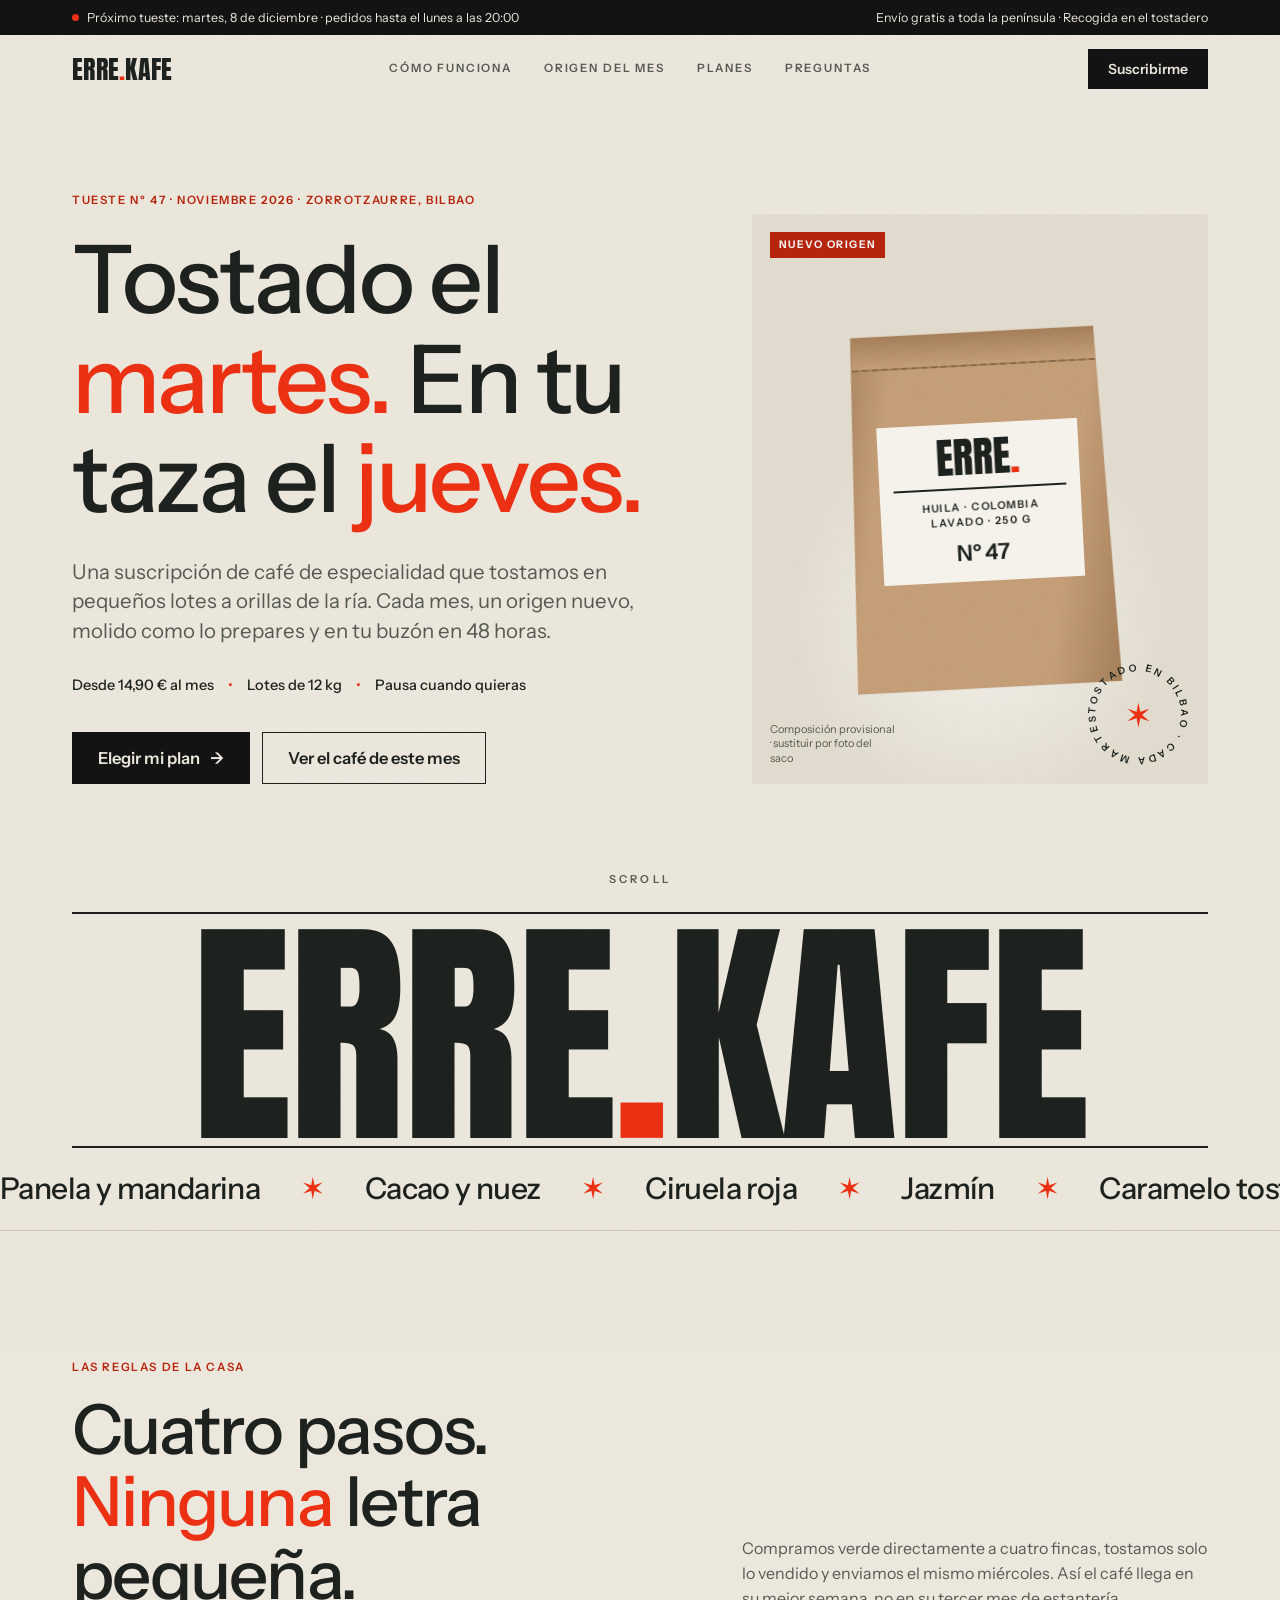
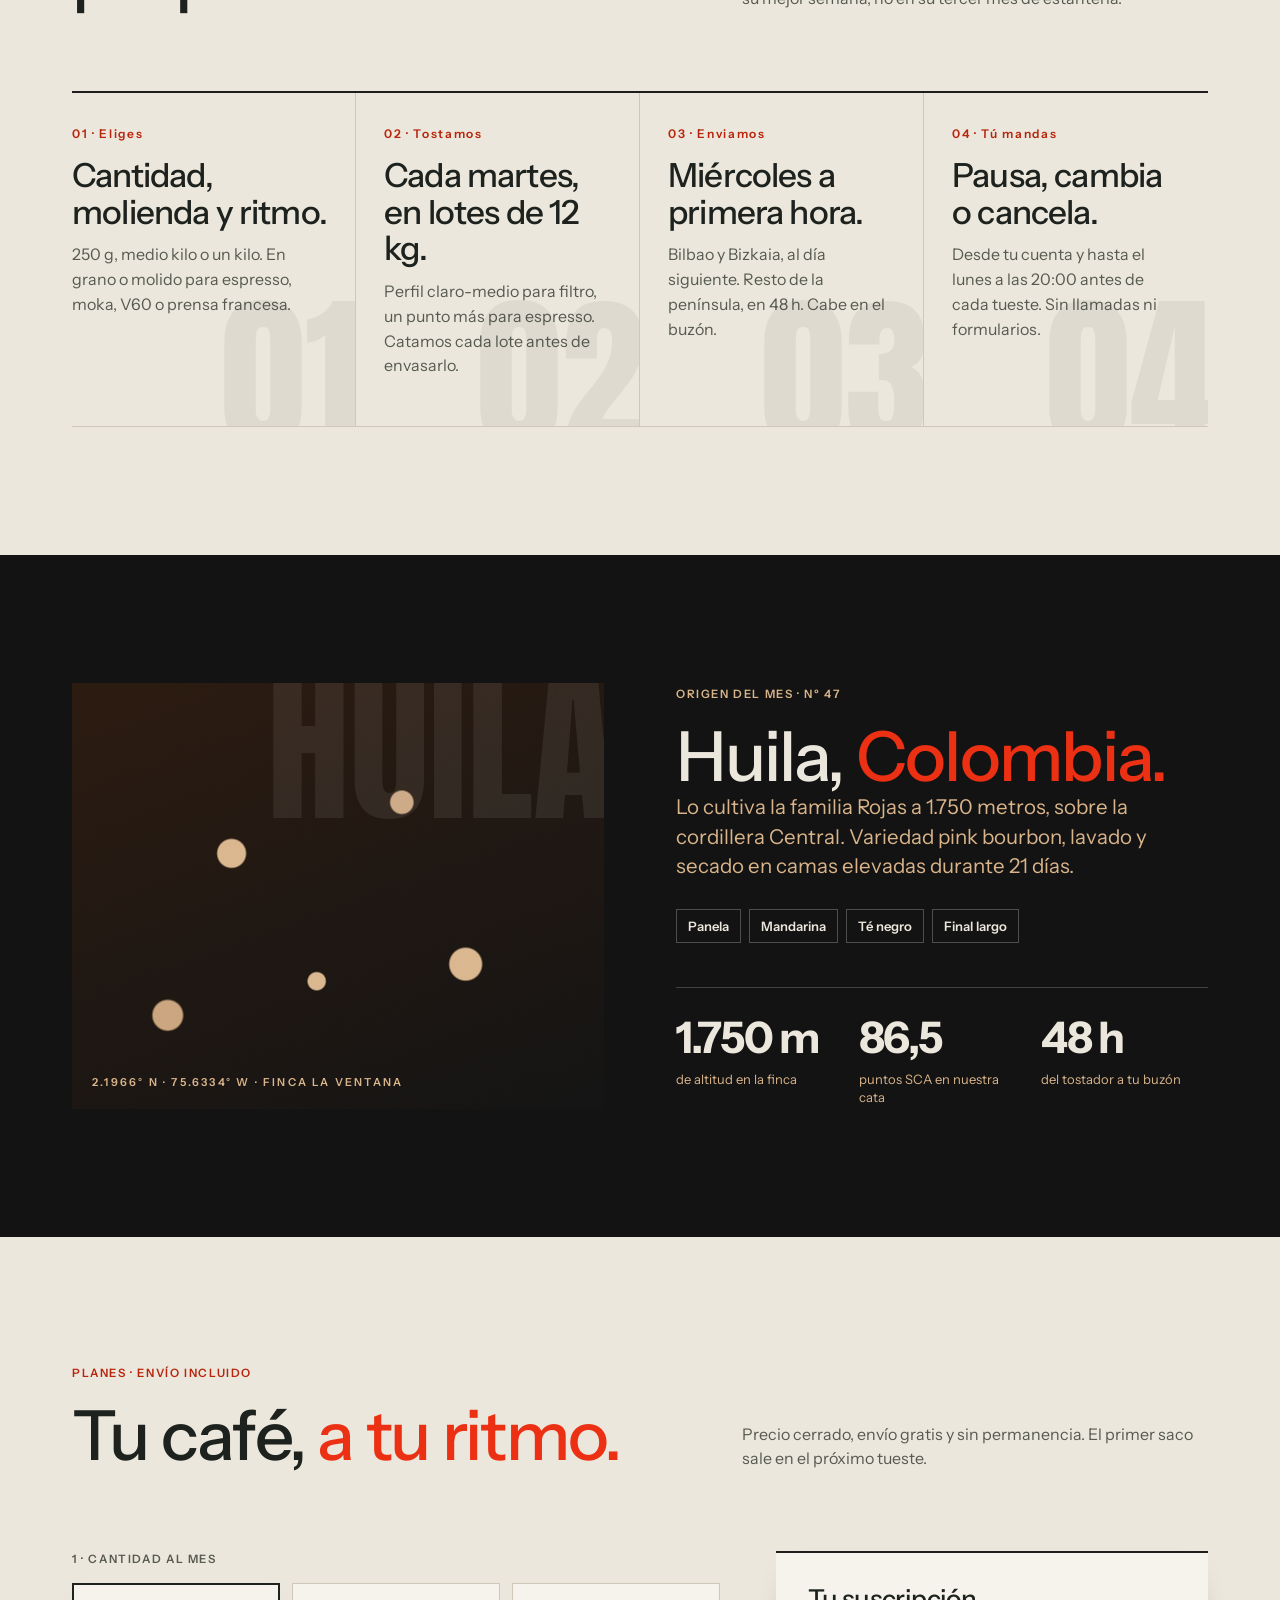
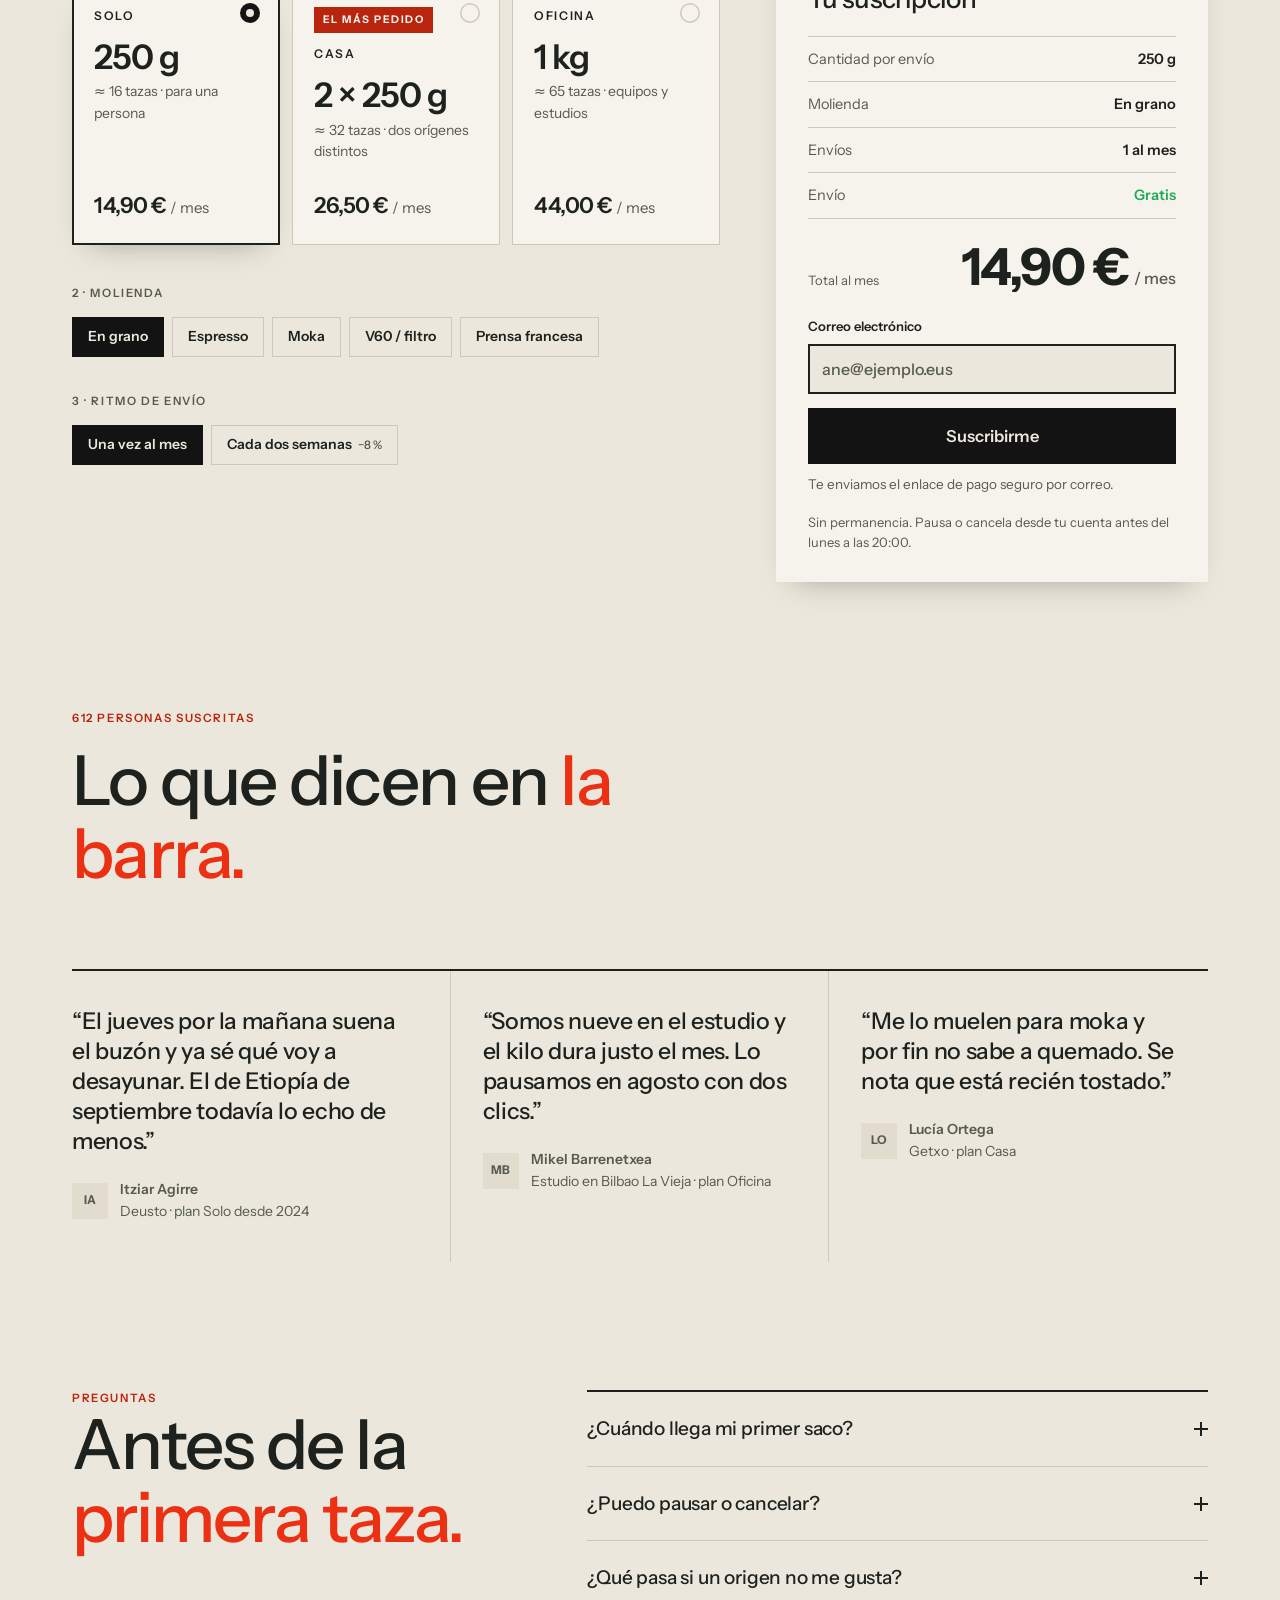
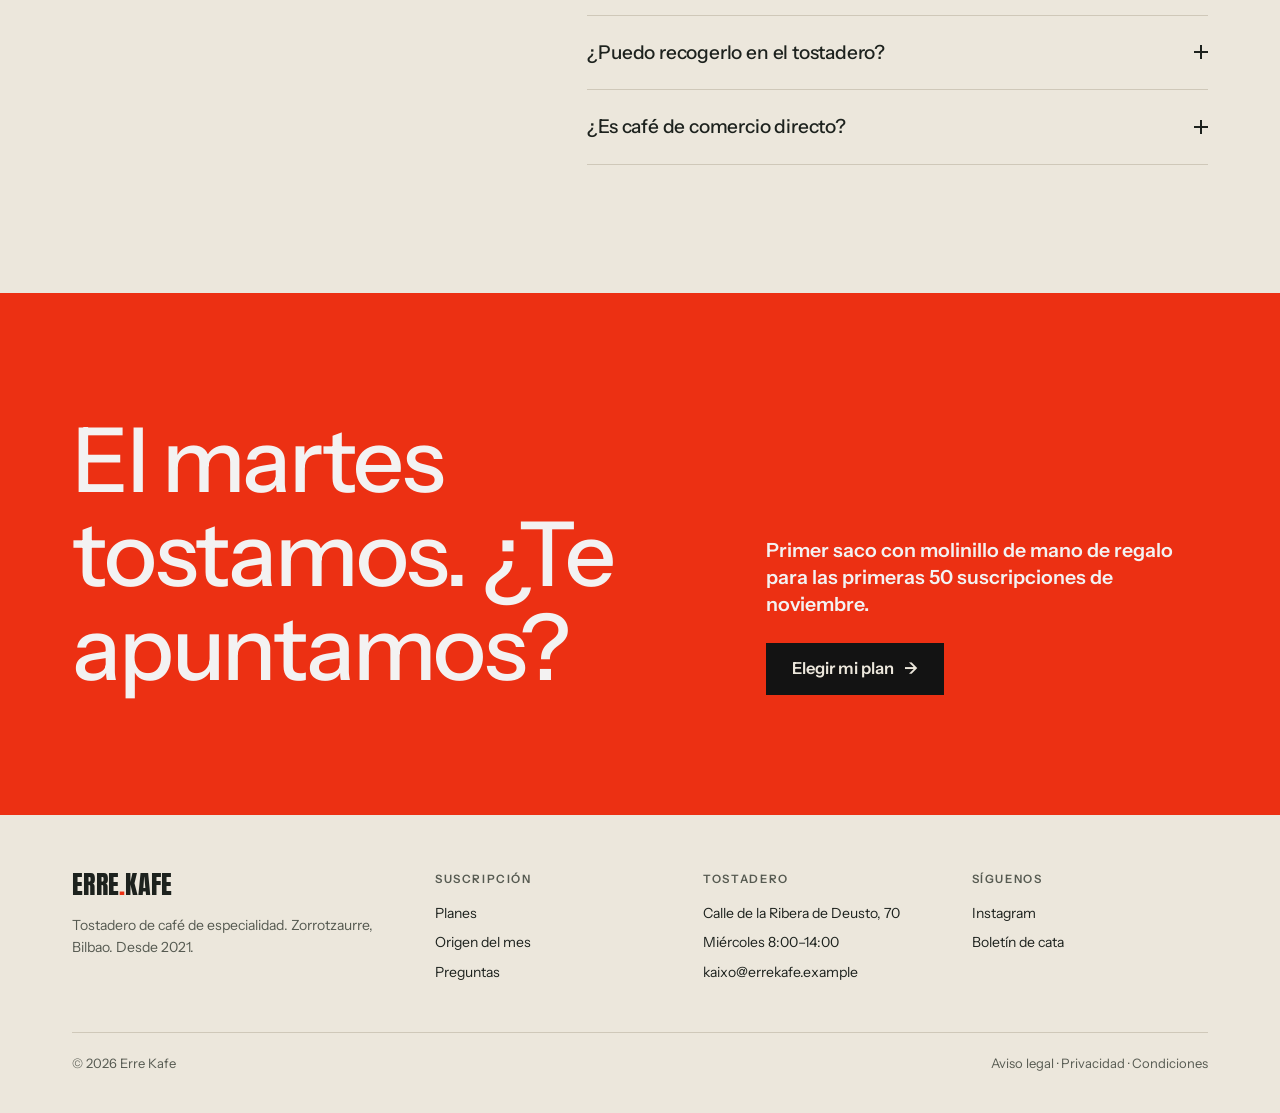
<file: plugins/codeandchill-ui/examples/coffee-landing/index.html>
<!doctype html>
<html lang="es" data-cc-variant="editorial">
<head>
<meta charset="utf-8">
<meta name="viewport" content="width=device-width, initial-scale=1">
<title>Erre Kafe · Café de especialidad tostado en Bilbao</title>
<meta name="description" content="Suscripción mensual de café de especialidad tostado cada martes en Bilbao. Un origen nuevo al mes, molido a tu gusto, envío gratis.">
<link rel="preconnect" href="https://fonts.googleapis.com">
<link rel="preconnect" href="https://fonts.gstatic.com" crossorigin>
<link href="https://fonts.googleapis.com/css2?family=Anton&family=Instrument+Sans:wght@400..700&display=swap" rel="stylesheet">
<style>
/* =====================================================================
   TOKENS — copiados de codeandchill-ui/references/tokens.css
   (ADN común + variante editorial). Es el ÚNICO sitio con hex sueltos.
   ===================================================================== */
:root {
  --cc-ease: cubic-bezier(0.22, 1, 0.36, 1);
  --cc-ease-expo: cubic-bezier(0.16, 1, 0.3, 1);
  --cc-duration-fast: 0.2s;
  --cc-duration: 0.3s;
  --cc-duration-slow: 0.8s;
  --cc-radius-full: 9999px;
  --cc-border-width: 1px;
  --cc-positive: #1fa855;
  --cc-negative: #c43636;
}
[data-cc-variant="editorial"] {
  --cc-bg: #ece7dc;                 /* lunde: arena (variante editorial cálida) */
  --cc-surface: #f6f3ec;
  --cc-surface-2: #e2dccf;
  --cc-surface-inverse: #131313;
  --cc-inverse-hover: #3a3a38;      /* arden: hover del botón negro */
  --cc-border: #cfc8b9;
  --cc-rule: 2px solid #201e1d;     /* kessler */
  --cc-text: #1d221e;               /* lunde */
  --cc-text-muted: #565a51;         /* lunde · 5.6:1 sobre arena */
  --cc-accent: #ec3013;             /* kessler */
  --cc-accent-hover: #dd2b0f;
  --cc-accent-strong: #b8240c;      /* ajuste AA: el acento en texto pequeño (5.2:1) */
  --cc-on-accent: #f3f2f2;
  --cc-accent-tint: rgb(236 48 19 / 0.1);
  --cc-shadow-md: 0 14px 30px -18px rgb(0 0 0 / 0.35);
  --cc-shadow-lg: -18px 24px 40px -28px rgb(0 0 0 / 0.35);

  --cc-font-display: "Instrument Sans", ui-sans-serif, system-ui, sans-serif;
  --cc-font-body: "Instrument Sans", ui-sans-serif, system-ui, sans-serif;
  --cc-font-wordmark: "Anton", "Impact", ui-sans-serif, sans-serif;
  --cc-text-xs: 11px;
  --cc-text-sm: 13.5px;
  --cc-text-base: 16px;
  --cc-text-md: 18px;
  --cc-text-lg: 22px;
  --cc-text-xl: 40px;
  --cc-text-2xl: 71px;
  --cc-text-3xl: 107px;
  --cc-leading-tight: 1.05;
  --cc-leading-body: 1.55;
  --cc-tracking-tight: -0.025em;
  --cc-tracking-wide: 0.14em;
  --cc-radius-sm: 0px;
  --cc-radius-md: 0px;
  --cc-radius-lg: 2px;              /* lunde */
  --cc-space: 4px;
  --cc-container: 1296px;
  --cc-gutter: 72px;
  --cc-section-y: 128px;
  --cc-section-y-mobile: 72px;
  --cc-control-h: 44px;

  /* marca Erre Kafe (composiciones propias del saco; sustituir por foto) */
  --erre-kraft: #c9a27a;
  --erre-kraft-dark: #a9825c;
  --erre-coffee: #2a1a10;
  --erre-crema: #d9b48a;
  --erre-grain: url("data:image/svg+xml,%3Csvg xmlns='http://www.w3.org/2000/svg' width='160' height='160'%3E%3Cfilter id='n'%3E%3CfeTurbulence type='fractalNoise' baseFrequency='.9' numOctaves='2' stitchTiles='stitch'/%3E%3C/filter%3E%3Crect width='100%25' height='100%25' filter='url(%23n)' opacity='.55'/%3E%3C/svg%3E");
}
@media (prefers-reduced-motion: reduce) {
  :root { --cc-duration-fast: 0.01ms; --cc-duration: 0.01ms; --cc-duration-slow: 0.01ms; }
}

/* =====================================================================
   BASE
   ===================================================================== */
*, *::before, *::after { box-sizing: border-box; }
html { scroll-behavior: smooth; -webkit-text-size-adjust: 100%; }
@media (prefers-reduced-motion: reduce) { html { scroll-behavior: auto; } }
body {
  margin: 0;
  background: var(--cc-bg);
  color: var(--cc-text);
  font-family: var(--cc-font-body);
  font-size: var(--cc-text-base);
  line-height: var(--cc-leading-body);
  -webkit-font-smoothing: antialiased;
  overflow-x: hidden;
}
img, svg { display: block; max-width: 100%; }
a { color: inherit; }
h1, h2, h3, p, figure, blockquote { margin: 0; }
ul, ol { margin: 0; padding: 0; list-style: none; }
:focus-visible { outline: 2px solid var(--cc-accent-strong); outline-offset: 3px; }
.visually-hidden { position: absolute !important; width: 1px; height: 1px; overflow: hidden; clip: rect(0 0 0 0); white-space: nowrap; }

/* grano de película (editorial) — steps(6) */
body::after {
  content: ""; position: fixed; inset: -50%; z-index: 100; pointer-events: none;
  background-image: var(--erre-grain); opacity: .07; mix-blend-mode: multiply;
  animation: grain 1.2s steps(6) infinite;
}
@keyframes grain {
  0% { transform: translate(0,0) } 20% { transform: translate(-3%,2%) } 40% { transform: translate(2%,-3%) }
  60% { transform: translate(-2%,-1%) } 80% { transform: translate(3%,3%) } 100% { transform: translate(0,0) }
}
@media (prefers-reduced-motion: reduce) { body::after { animation: none; } }

.skip {
  position: absolute; left: 16px; top: -60px; z-index: 200;
  background: var(--cc-surface-inverse); color: var(--cc-bg);
  padding: 10px 16px; font-weight: 600; text-decoration: none;
  transition: top var(--cc-duration) var(--cc-ease);
}
.skip:focus { top: 12px; }

.container { width: 100%; max-width: var(--cc-container); margin-inline: auto; padding-inline: 16px; }
@media (min-width: 768px) { .container { padding-inline: 40px; } }
@media (min-width: 1200px) { .container { padding-inline: var(--cc-gutter); } }
.section { padding-block: var(--cc-section-y-mobile); }
@media (min-width: 1024px) { .section { padding-block: var(--cc-section-y); } }

/* tipografía */
.eyebrow {
  font-size: 11.5px; font-weight: 600; text-transform: uppercase;
  letter-spacing: var(--cc-tracking-wide); color: var(--cc-accent-strong);
}
.display {
  font-family: var(--cc-font-display); font-weight: 500;
  letter-spacing: var(--cc-tracking-tight); line-height: var(--cc-leading-tight);
}
.h2 { font-size: clamp(38px, 5.4vw, var(--cc-text-2xl)); }
.hl { color: var(--cc-accent); }
.lead { font-size: clamp(18px, 1.6vw, var(--cc-text-lg)); color: var(--cc-text-muted); max-width: 46ch; line-height: 1.45; }
.body { color: var(--cc-text-muted); max-width: 46ch; }

/* botones — rectángulos editoriales */
.btn {
  display: inline-flex; align-items: center; justify-content: center; gap: 10px;
  height: var(--cc-control-h); padding: 0 20px; border: 0; border-radius: var(--cc-radius-sm);
  font: 600 15px/1 var(--cc-font-body); text-decoration: none; cursor: pointer;
  background: var(--cc-surface-inverse); color: var(--cc-bg);
  transition: background-color var(--cc-duration-fast) var(--cc-ease), transform var(--cc-duration-fast) var(--cc-ease), color var(--cc-duration-fast) var(--cc-ease);
}
.btn:hover { background: var(--cc-inverse-hover); }
.btn:active { transform: translateY(1px); }
.btn:disabled, .btn[aria-disabled="true"] { opacity: .45; cursor: not-allowed; transform: none; }
.btn--ghost { background: transparent; color: var(--cc-text); box-shadow: inset 0 0 0 1px var(--cc-text); }
.btn--ghost:hover { background: var(--cc-surface-inverse); color: var(--cc-bg); }
.btn--lg { height: 52px; padding: 0 26px; font-size: 16.5px; }
.btn .arrow { transition: transform var(--cc-duration) var(--cc-ease); }
.btn:hover .arrow { transform: translateX(4px); }

/* revelado al hacer scroll */
.reveal { opacity: 0; transform: translateY(22px); transition: opacity var(--cc-duration-slow) var(--cc-ease), transform var(--cc-duration-slow) var(--cc-ease); }
.reveal.is-in { opacity: 1; transform: none; }
.no-js .reveal { opacity: 1; transform: none; }

/* =====================================================================
   BARRA UTILITARIA + HEADER
   ===================================================================== */
.utility { background: var(--cc-surface-inverse); color: var(--cc-bg); font-size: 12.5px; }
.utility .container { display: flex; justify-content: space-between; gap: 16px; padding-block: 8px; }
.utility p:last-child { display: none; }
@media (min-width: 768px) { .utility p:last-child { display: block; } }
.live-dot { display: inline-block; width: 7px; height: 7px; border-radius: 50%; background: var(--cc-accent); margin-right: 8px; vertical-align: 1px; animation: breathe 2.4s var(--cc-ease) infinite; }
@keyframes breathe { 0%,100% { opacity: 1; transform: scale(1) } 50% { opacity: .35; transform: scale(.7) } }

.site-header {
  position: sticky; top: 0; z-index: 50; background: var(--cc-bg);
  border-bottom: 1px solid transparent;
  transition: border-color var(--cc-duration) var(--cc-ease);
}
.site-header.is-stuck { border-bottom-color: var(--cc-border); }
.header-bar { display: flex; align-items: center; justify-content: space-between; height: 68px; gap: 24px; }
.wordmark { font-family: var(--cc-font-wordmark); font-size: 26px; letter-spacing: .01em; text-decoration: none; line-height: 1; text-transform: uppercase; }
.wordmark span { color: var(--cc-accent); }
.nav { display: none; }
.nav a {
  font-size: 11.5px; font-weight: 600; text-transform: uppercase; letter-spacing: .16em;
  text-decoration: none; color: var(--cc-text-muted); padding: 6px 0; position: relative;
  transition: color var(--cc-duration-fast) var(--cc-ease);
}
.nav a::after { content: ""; position: absolute; left: 0; right: 0; bottom: 0; height: 1px; background: currentColor; transform: scaleX(0); transform-origin: left; transition: transform var(--cc-duration) var(--cc-ease); }
.nav a:hover { color: var(--cc-text); }
.nav a:hover::after { transform: scaleX(1); }
.header-cta { display: none; height: 40px; font-size: 14px; }
.menu-btn {
  display: inline-grid; place-items: center; width: 44px; height: 44px; border: 0; background: transparent;
  color: var(--cc-text); cursor: pointer; box-shadow: inset 0 0 0 1px var(--cc-border);
}
.menu-btn:hover { box-shadow: inset 0 0 0 1px var(--cc-text); }
.mobile-nav { display: none; border-top: 1px solid var(--cc-border); padding: 8px 0 20px; }
.mobile-nav.is-open { display: block; }
.mobile-nav a { display: block; padding: 14px 0; font-size: 13px; font-weight: 600; text-transform: uppercase; letter-spacing: .16em; text-decoration: none; border-bottom: 1px solid var(--cc-border); }
.mobile-nav .btn { margin-top: 16px; width: 100%; }
@media (min-width: 960px) {
  .nav { display: flex; gap: 32px; }
  .header-cta { display: inline-flex; }
  .menu-btn, .mobile-nav, .mobile-nav.is-open { display: none; }
}

/* =====================================================================
   HERO
   ===================================================================== */
.hero { position: relative; padding-top: 48px; padding-bottom: 96px; }
.hero-grid { display: grid; gap: 48px; align-items: end; }
.hero h1 { font-size: clamp(46px, 7.4vw, var(--cc-text-3xl)); margin-top: 20px; }
.hero .lead { margin-top: 28px; }
.specs { display: flex; flex-wrap: wrap; gap: 6px 14px; margin-top: 28px; font-size: 14.5px; color: var(--cc-text); font-weight: 500; }
.specs li[aria-hidden] { color: var(--cc-accent); }
.hero-ctas { display: flex; flex-wrap: wrap; gap: 12px; margin-top: 36px; }
.scroll-hint {
  position: absolute; left: 50%; bottom: 24px; transform: translateX(-50%);
  font-size: 11px; font-weight: 600; letter-spacing: .3em; text-transform: uppercase; color: var(--cc-text-muted);
  text-decoration: none; animation: hint 1.8s var(--cc-ease) infinite;
}
@keyframes hint { 0%,100% { transform: translate(-50%,0); opacity: 1 } 50% { transform: translate(-50%,6px); opacity: .5 } }
@media (min-width: 1024px) {
  .hero { padding-top: 88px; padding-bottom: 128px; }
  .hero-grid { grid-template-columns: 1.35fr 1fr; gap: 64px; }
}

/* el saco — composición propia en CSS (placeholder de foto) */
.bag-stage {
  position: relative; aspect-ratio: 4 / 5; background: var(--cc-surface-2);
  display: grid; place-items: center; overflow: hidden; border-radius: var(--cc-radius-lg);
}
.bag-stage::before { content: ""; position: absolute; inset: 0; background: radial-gradient(60% 50% at 50% 70%, var(--cc-surface), transparent 70%); }
.bag {
  position: relative; width: 58%; aspect-ratio: 3 / 4.3;
  background: linear-gradient(100deg, var(--erre-kraft-dark) 0%, var(--erre-kraft) 18%, var(--erre-kraft) 78%, var(--erre-kraft-dark) 100%);
  box-shadow: var(--cc-shadow-lg);
  clip-path: polygon(4% 6%, 96% 6%, 100% 100%, 0 100%);
  transform: rotate(-3deg);
  transition: transform 1s var(--cc-ease);
}
.bag-stage:hover .bag { transform: rotate(-1deg) translateY(-6px); }
.bag::before { /* pliegue superior */
  content: ""; position: absolute; left: 4%; right: 4%; top: 6%; height: 9%;
  background: linear-gradient(var(--erre-kraft-dark), var(--erre-kraft));
  border-bottom: 2px dashed rgb(0 0 0 / .18);
}
.bag::after { content: ""; position: absolute; inset: 0; background-image: var(--erre-grain); opacity: .25; mix-blend-mode: multiply; }
.bag-label {
  position: absolute; left: 12%; right: 12%; top: 30%; z-index: 1;
  background: var(--cc-surface); color: var(--cc-text); padding: 14px 14px 12px; text-align: center;
}
.bag-label .wm { font-family: var(--cc-font-wordmark); font-size: clamp(26px, 3.4vw, 42px); line-height: .95; text-transform: uppercase; }
.bag-label .wm span { color: var(--cc-accent); }
.bag-label .rule { height: 2px; background: var(--cc-text); margin: 10px 0; }
.bag-label p { font-size: 10.5px; font-weight: 600; letter-spacing: .14em; text-transform: uppercase; line-height: 1.5; }
.bag-label .num { font-size: 22px; font-weight: 600; letter-spacing: -0.02em; text-transform: none; margin-top: 6px; }
.tag-new {
  position: absolute; top: 18px; left: 18px; z-index: 2;
  background: var(--cc-accent-strong); color: var(--cc-on-accent);
  font-size: 10.5px; font-weight: 700; letter-spacing: .14em; text-transform: uppercase; padding: 5px 9px;
}
.badge-spin { position: absolute; right: 14px; bottom: 14px; width: 112px; height: 112px; z-index: 2; color: var(--cc-text); }
.badge-spin svg { width: 100%; height: 100%; animation: spin 16s linear infinite; }
.badge-spin b { position: absolute; inset: 0; display: grid; place-items: center; font-family: var(--cc-font-wordmark); font-size: 26px; color: var(--cc-accent); }
@keyframes spin { to { transform: rotate(360deg) } }
@media (prefers-reduced-motion: reduce) { .badge-spin svg, .scroll-hint, .live-dot { animation: none; } }
.placeholder-note { position: absolute; left: 18px; bottom: 18px; z-index: 2; font-size: 11px; color: var(--cc-text-muted); max-width: 18ch; line-height: 1.35; }

/* =====================================================================
   WORDMARK FANTASMA + MARQUEE
   ===================================================================== */
.ghost {
  font-family: var(--cc-font-wordmark); text-transform: uppercase; line-height: .82;
  font-size: clamp(76px, 19vw, 280px); letter-spacing: -0.01em; text-align: center;
  color: var(--cc-text); white-space: nowrap; user-select: none;
  border-top: var(--cc-rule); border-bottom: var(--cc-rule); padding: 22px 0 10px; overflow: hidden;
}
.ghost span { color: var(--cc-accent); }
.marquee { overflow: hidden; border-bottom: 1px solid var(--cc-border); padding: 18px 0; }
.marquee-track { display: flex; width: max-content; animation: marquee 40s linear infinite; }
.marquee:hover .marquee-track { animation-play-state: paused; }
.marquee ul { display: flex; flex-shrink: 0; }
.marquee li { font-size: clamp(20px, 2.4vw, 30px); font-weight: 500; letter-spacing: -0.02em; padding-right: 40px; white-space: nowrap; }
.marquee li::after { content: "✶"; color: var(--cc-accent); padding-left: 40px; }
@keyframes marquee { to { transform: translateX(-50%) } }
@media (prefers-reduced-motion: reduce) { .marquee-track { animation: none; } }

/* =====================================================================
   CÓMO FUNCIONA — capítulos numerados
   ===================================================================== */
.section-head { display: grid; gap: 24px; margin-bottom: 56px; }
.section-head h2 { margin-top: 16px; }
@media (min-width: 1024px) { .section-head { grid-template-columns: 1.3fr 1fr; align-items: end; gap: 64px; margin-bottom: 80px; } }
.steps { display: grid; border-top: var(--cc-rule); }
.step { position: relative; padding: 28px 0 36px; border-bottom: 1px solid var(--cc-border); overflow: hidden; }
.step .n { font-size: 12px; font-weight: 600; letter-spacing: var(--cc-tracking-wide); color: var(--cc-accent-strong); }
.step h3 { font-size: clamp(26px, 2.6vw, 34px); font-weight: 500; letter-spacing: var(--cc-tracking-tight); line-height: 1.1; margin: 14px 0 12px; }
.step .ghost-n {
  position: absolute; right: -6px; bottom: -34px; font-family: var(--cc-font-wordmark);
  font-size: 170px; line-height: 1; color: var(--cc-text); opacity: .06; pointer-events: none;
}
@media (min-width: 768px) { .steps { grid-template-columns: repeat(2, 1fr); } .step { padding-right: 40px; } .step:nth-child(odd) { border-right: 1px solid var(--cc-border); } .step:nth-child(even) { padding-left: 40px; } }
@media (min-width: 1200px) {
  .steps { grid-template-columns: repeat(4, 1fr); }
  .step { padding: 32px 28px 48px; border-right: 1px solid var(--cc-border); }
  .step:nth-child(even) { padding-left: 28px; }
  .step:first-child { padding-left: 0; }
  .step:last-child { border-right: 0; }
}

/* =====================================================================
   ORIGEN DEL MES — foto a sangre + stats con pie
   ===================================================================== */
.origin { background: var(--cc-surface-inverse); color: var(--cc-bg); }
.origin .eyebrow { color: var(--erre-crema); }
.origin .lead, .origin .body { color: var(--erre-crema); }
.origin-grid { display: grid; gap: 48px; }
@media (min-width: 1024px) { .origin-grid { grid-template-columns: 1fr 1fr; gap: 72px; align-items: center; } }
.origin-visual {
  position: relative; aspect-ratio: 5 / 4; overflow: hidden;
  background:
    radial-gradient(circle at 30% 40%, var(--erre-crema) 0 3%, transparent 3.4%),
    radial-gradient(circle at 62% 28%, var(--erre-kraft) 0 2.4%, transparent 2.8%),
    radial-gradient(circle at 74% 66%, var(--erre-crema) 0 3.2%, transparent 3.6%),
    radial-gradient(circle at 18% 78%, var(--erre-kraft) 0 2.6%, transparent 3%),
    radial-gradient(circle at 46% 70%, var(--erre-crema) 0 2%, transparent 2.4%),
    linear-gradient(160deg, var(--erre-coffee), var(--cc-surface-inverse));
}
.origin-visual::after { content: ""; position: absolute; inset: 0; background-image: var(--erre-grain); opacity: .35; mix-blend-mode: overlay; }
.origin-visual .coords { position: absolute; left: 20px; bottom: 18px; z-index: 1; font-size: 11px; font-weight: 600; letter-spacing: .2em; text-transform: uppercase; color: var(--erre-crema); }
.origin-visual .ghost-word { position: absolute; right: -10px; top: -18px; font-family: var(--cc-font-wordmark); font-size: clamp(90px, 13vw, 180px); line-height: 1; color: var(--cc-bg); opacity: .08; text-transform: uppercase; }
.origin h2 { margin-top: 16px; }
.origin h2 .hl { color: var(--cc-accent); }
.notes { display: flex; flex-wrap: wrap; gap: 8px; margin-top: 28px; }
.notes li { font-size: 13px; font-weight: 600; padding: 7px 12px; box-shadow: inset 0 0 0 1px rgb(255 255 255 / .25); }
.stats { display: grid; grid-template-columns: repeat(3, 1fr); gap: 16px; margin-top: 44px; padding-top: 28px; border-top: 1px solid rgb(255 255 255 / .2); }
.stat b { display: block; white-space: nowrap; font-size: clamp(26px, 3.4vw, 48px); font-weight: 700; letter-spacing: -0.03em; line-height: 1; color: var(--cc-bg); }
.stat span { display: block; margin-top: 10px; font-size: 13px; color: var(--erre-crema); line-height: 1.4; }

/* =====================================================================
   PLANES + PEDIDO (acción crítica)
   ===================================================================== */
.plans-grid { display: grid; gap: 40px; }
@media (min-width: 1100px) { .plans-grid { grid-template-columns: 1.5fr 1fr; gap: 56px; align-items: start; } }
fieldset { border: 0; margin: 0; padding: 0; min-width: 0; }
legend { padding: 0; }
.field-label { font-size: 11.5px; font-weight: 600; letter-spacing: var(--cc-tracking-wide); text-transform: uppercase; color: var(--cc-text-muted); margin-bottom: 14px; }
.plan-cards { display: grid; gap: 12px; }
@media (min-width: 720px) { .plan-cards { grid-template-columns: repeat(3, 1fr); } }
.plan { position: relative; display: block; cursor: pointer; }
.plan input { position: absolute; opacity: 0; pointer-events: none; }
.plan-body {
  position: relative; height: 100%; display: flex; flex-direction: column; gap: 6px;
  padding: 24px 22px 22px; background: var(--cc-surface); border-radius: var(--cc-radius-md);
  box-shadow: inset 0 0 0 1px var(--cc-border);
  transition: box-shadow var(--cc-duration-fast) var(--cc-ease), transform var(--cc-duration) var(--cc-ease);
}
.plan:hover .plan-body { transform: translateY(-3px); box-shadow: inset 0 0 0 1px var(--cc-text); }
.plan input:checked + .plan-body { box-shadow: inset 0 0 0 2px var(--cc-text), var(--cc-shadow-md); }
.plan input:focus-visible + .plan-body { outline: 2px solid var(--cc-accent-strong); outline-offset: 3px; }
.plan .name { font-size: 12px; font-weight: 600; letter-spacing: var(--cc-tracking-wide); text-transform: uppercase; }
.plan .qty { font-size: 34px; font-weight: 600; letter-spacing: -0.03em; line-height: 1.05; margin-top: 8px; }
.plan .cups { font-size: 14px; color: var(--cc-text-muted); }
.plan .price { margin-top: auto; padding-top: 20px; font-size: 15px; color: var(--cc-text-muted); }
.plan .price b { font-size: 22px; color: var(--cc-text); font-weight: 600; letter-spacing: -0.02em; }
.plan .check { position: absolute; top: 20px; right: 20px; width: 20px; height: 20px; border-radius: 50%; box-shadow: inset 0 0 0 1.5px var(--cc-border); display: grid; place-items: center; transition: background-color var(--cc-duration-fast) var(--cc-ease); }
.plan input:checked + .plan-body .check { background: var(--cc-surface-inverse); box-shadow: none; }
.plan input:checked + .plan-body .check::after { content: ""; width: 8px; height: 8px; border-radius: 50%; background: var(--cc-bg); }
.plan .tag-new { position: static; align-self: flex-start; margin-bottom: 6px; }

.segmented { display: flex; flex-wrap: wrap; gap: 8px; }
.seg { position: relative; }
.seg input { position: absolute; opacity: 0; pointer-events: none; }
.seg span {
  display: inline-flex; align-items: center; height: 40px; padding: 0 16px; cursor: pointer;
  font-size: 14px; font-weight: 600; background: transparent; box-shadow: inset 0 0 0 1px var(--cc-border);
  transition: background-color var(--cc-duration-fast) var(--cc-ease), color var(--cc-duration-fast) var(--cc-ease), box-shadow var(--cc-duration-fast) var(--cc-ease);
}
.seg span:hover { box-shadow: inset 0 0 0 1px var(--cc-text); }
.seg input:checked + span { background: var(--cc-surface-inverse); color: var(--cc-bg); box-shadow: none; }
.seg input:focus-visible + span { outline: 2px solid var(--cc-accent-strong); outline-offset: 3px; }
.seg small { font-weight: 500; margin-left: 6px; opacity: .75; }
.options { display: grid; gap: 36px; margin-top: 40px; }

.order {
  position: relative; background: var(--cc-surface); padding: 28px 24px 26px; border-radius: var(--cc-radius-md);
  border-top: var(--cc-rule); box-shadow: var(--cc-shadow-md);
}
@media (min-width: 1100px) { .order { position: sticky; top: 92px; padding: 32px 32px 30px; } }
.order h3 { font-size: 26px; font-weight: 500; letter-spacing: var(--cc-tracking-tight); line-height: 1.1; }
.summary { margin: 22px 0; border-top: 1px solid var(--cc-border); }
.summary div { display: flex; justify-content: space-between; gap: 16px; padding: 11px 0; border-bottom: 1px solid var(--cc-border); font-size: 14.5px; }
.summary dt { color: var(--cc-text-muted); }
.summary dd { margin: 0; font-weight: 600; text-align: right; }
.free { color: var(--cc-positive); }
.total { display: flex; align-items: baseline; justify-content: space-between; gap: 12px; }
.total .lbl { font-size: 13px; color: var(--cc-text-muted); }
.total .amount { font-size: clamp(40px, 4vw, 54px); font-weight: 700; letter-spacing: -0.035em; line-height: 1; overflow: hidden; display: inline-flex; }
.total .amount small { font-size: 16px; font-weight: 500; color: var(--cc-text-muted); letter-spacing: 0; margin-left: 6px; align-self: flex-end; padding-bottom: 6px; }
.tick { display: inline-block; }
.tick.up { animation: tick-up var(--cc-duration) var(--cc-ease); }
@keyframes tick-up { from { transform: translateY(6px); opacity: 0 } to { transform: none; opacity: 1 } }
.flash { animation: flash .6s var(--cc-ease); }
@keyframes flash { from { background: var(--cc-accent-tint) } to { background: transparent } }

.input-wrap { margin-top: 24px; }
.input-wrap label { display: block; font-size: 13px; font-weight: 600; margin-bottom: 8px; }
.input {
  width: 100%; height: 50px; padding: 0 14px; border: 0; border-radius: var(--cc-radius-sm);
  background: var(--cc-bg); color: var(--cc-text); font: 500 16px var(--cc-font-body);
  box-shadow: inset 0 0 0 2px var(--cc-text);
  transition: box-shadow var(--cc-duration-fast) var(--cc-ease);
}
.input::placeholder { color: var(--cc-text-muted); }
.input:focus { outline: none; box-shadow: inset 0 0 0 2px var(--cc-text), 0 0 0 4px var(--cc-accent-tint); }
.input[aria-invalid="true"] { box-shadow: inset 0 0 0 2px var(--cc-accent-strong); }

/* ——— Botón "Suscribirme": el botón SE LLENA como una taza.
   La crema sube ligada al progreso y la etiqueta cambia de tinta al cruzar la línea.
   Al terminar, cae un sello de tostador sobre el pedido. ——— */
.brew {
  position: relative; overflow: hidden; width: 100%; margin-top: 14px;
  height: 56px; font-size: 16.5px; isolation: isolate;
}
.brew .fill { position: absolute; inset: 0; z-index: -1; background: var(--erre-crema); transform: scaleY(0); transform-origin: bottom; }
.brew .fill::before { /* la superficie de la crema, con ola */
  content: ""; position: absolute; left: -10%; right: -10%; top: -6px; height: 12px;
  background: radial-gradient(10px 6px at 10px 6px, var(--erre-crema) 98%, transparent) 0 0 / 20px 12px repeat-x;
  animation: wave .8s linear infinite;
}
@keyframes wave { to { transform: translateX(20px) } }
.brew[aria-disabled="true"] { opacity: 1; }
.brew.is-brewing { background: var(--cc-surface-inverse); cursor: progress; }
.brew.is-brewing .label { color: var(--cc-bg); transition: color var(--cc-duration-fast) var(--cc-ease); }
.brew.is-brewing.is-past-line .label { color: var(--cc-text); } /* la etiqueta cambia de tinta al cruzar la crema */
.brew.is-done, .brew.is-done:hover { background: var(--cc-surface-inverse); color: var(--cc-bg); cursor: default; }
.brew.is-done .fill { display: none; }
.brew.is-error { animation: nope .4s var(--cc-ease); }
@keyframes nope { 20%,60% { transform: translateX(-6px) } 40%,80% { transform: translateX(6px) } }
.helper { min-height: 22px; margin-top: 10px; font-size: 13.5px; color: var(--cc-text-muted); }
.helper.is-error { color: var(--cc-accent-strong); font-weight: 600; }
.helper.is-ok { color: var(--cc-text); font-weight: 600; }
.stamp {
  position: absolute; right: -10px; top: -52px; z-index: 3; pointer-events: none;
  width: 112px; height: 112px; background: var(--cc-surface); border-radius: 50%; display: grid; place-items: center; text-align: center;
  color: var(--cc-accent-strong); box-shadow: inset 0 0 0 3px currentColor, inset 0 0 0 7px var(--cc-surface), inset 0 0 0 8px currentColor;
  font-size: 10px; font-weight: 700; letter-spacing: .14em; text-transform: uppercase; line-height: 1.35;
  opacity: 0; transform: scale(1.4) rotate(-8deg);
}
.stamp b { display: block; font-family: var(--cc-font-wordmark); font-weight: 400; font-size: 30px; letter-spacing: 0; line-height: 1; margin: 2px 0; }
.stamp.is-in { animation: stamp-in .5s var(--cc-ease) forwards; }
@keyframes stamp-in { 0% { opacity: 0; transform: scale(1.4) rotate(-8deg) } 60% { opacity: 1; transform: scale(.94) rotate(-8deg) } 100% { opacity: .92; transform: scale(1) rotate(-8deg) } }
@media (prefers-reduced-motion: reduce) { .stamp.is-in { animation: none; opacity: .92; transform: rotate(-8deg); } .brew .fill::before { animation: none; } }
.fine { margin-top: 16px; font-size: 13px; color: var(--cc-text-muted); }

/* =====================================================================
   VOCES
   ===================================================================== */
.quotes { display: grid; gap: 0; border-top: var(--cc-rule); }
@media (min-width: 900px) { .quotes { grid-template-columns: repeat(3, 1fr); } }
.quote { padding: 32px 0; border-bottom: 1px solid var(--cc-border); }
@media (min-width: 900px) { .quote { padding: 36px 32px 40px; border-bottom: 0; border-right: 1px solid var(--cc-border); } .quote:first-child { padding-left: 0; } .quote:last-child { border-right: 0; } }
.quote blockquote { margin: 0; font-size: clamp(20px, 1.8vw, 24px); font-weight: 500; letter-spacing: -0.015em; line-height: 1.3; }
.quote figcaption { margin-top: 22px; display: flex; align-items: center; gap: 12px; font-size: 14px; }
.quote figcaption b { display: block; font-weight: 600; }
.quote figcaption span { color: var(--cc-text-muted); }
.ava { flex: none; width: 36px; height: 36px; display: grid; place-items: center; background: var(--cc-surface-2); font-size: 12px; font-weight: 700; }

/* =====================================================================
   FAQ
   ===================================================================== */
.faq-grid { display: grid; gap: 40px; }
@media (min-width: 1024px) { .faq-grid { grid-template-columns: 1fr 1.4fr; gap: 72px; } }
.faq details { border-bottom: 1px solid var(--cc-border); }
.faq details:first-child { border-top: var(--cc-rule); }
.faq summary {
  list-style: none; cursor: pointer; display: flex; justify-content: space-between; align-items: center; gap: 24px;
  padding: 22px 0; font-size: 19px; font-weight: 500; letter-spacing: -0.01em;
  transition: color var(--cc-duration-fast) var(--cc-ease);
}
.faq summary::-webkit-details-marker { display: none; }
.faq summary:hover { color: var(--cc-accent-strong); }
.faq summary .pm { position: relative; flex: none; width: 14px; height: 14px; }
.faq summary .pm::before, .faq summary .pm::after { content: ""; position: absolute; left: 0; right: 0; top: 6px; height: 2px; background: currentColor; transition: transform var(--cc-duration) var(--cc-ease); }
.faq summary .pm::after { transform: rotate(90deg); }
.faq details[open] summary .pm::after { transform: rotate(0); }
.faq .answer { padding: 0 0 24px; color: var(--cc-text-muted); max-width: 58ch; }
.faq details[open] .answer { animation: acc-in var(--cc-duration) var(--cc-ease); }
@keyframes acc-in { from { opacity: 0; transform: translateY(-6px) } }

/* =====================================================================
   FRANJA FINAL A TODO COLOR + FOOTER
   ===================================================================== */
.strip { background: var(--cc-accent); color: var(--cc-on-accent); }
.strip .container { display: grid; gap: 32px; padding-block: 88px; }
.strip h2 { font-size: clamp(44px, 7vw, 96px); }
.strip p { font-size: 19.5px; font-weight: 600; max-width: 40ch; line-height: 1.4; }
.strip .btn { background: var(--cc-surface-inverse); color: var(--cc-bg); }
.strip .btn:hover { background: var(--cc-inverse-hover); }
.strip :focus-visible { outline-color: var(--cc-surface-inverse); }
@media (min-width: 1024px) { .strip .container { grid-template-columns: 1.5fr 1fr; align-items: end; padding-block: 120px; } }

.footer { padding: 56px 0 40px; font-size: 14px; }
.footer-grid { display: grid; gap: 32px; }
@media (min-width: 768px) { .footer-grid { grid-template-columns: 1.4fr repeat(3, 1fr); } }
.footer h3 { font-size: 11.5px; font-weight: 600; letter-spacing: var(--cc-tracking-wide); text-transform: uppercase; color: var(--cc-text-muted); margin-bottom: 14px; }
.footer li + li { margin-top: 8px; }
.footer a { text-decoration: none; }
.footer a:hover { text-decoration: underline; text-underline-offset: 3px; }
.footer .legal { margin-top: 48px; padding-top: 20px; border-top: 1px solid var(--cc-border); display: flex; flex-wrap: wrap; justify-content: space-between; gap: 12px; color: var(--cc-text-muted); font-size: 13px; }
</style>
</head>
<body class="no-js">
<a class="skip" href="#main">Saltar al contenido</a>

<div class="utility" role="note">
  <div class="container">
    <p><span class="live-dot" aria-hidden="true"></span><span id="roast-line">Próximo tueste: martes 10 de noviembre · pedidos hasta el lunes a las 20:00</span></p>
    <p>Envío gratis a toda la península · Recogida en el tostadero</p>
  </div>
</div>

<header class="site-header" id="top">
  <div class="container header-bar">
    <a class="wordmark" href="#top" aria-label="Erre Kafe, inicio">Erre<span>.</span>Kafe</a>
    <nav class="nav" aria-label="Principal">
      <a href="#como">Cómo funciona</a>
      <a href="#origen">Origen del mes</a>
      <a href="#planes">Planes</a>
      <a href="#faq">Preguntas</a>
    </nav>
    <a class="btn header-cta" href="#planes">Suscribirme</a>
    <button class="menu-btn" type="button" aria-expanded="false" aria-controls="mobile-nav" aria-label="Abrir menú">
      <svg width="20" height="20" viewBox="0 0 20 20" aria-hidden="true"><path d="M2 6h16M2 14h16" stroke="currentColor" stroke-width="2"/></svg>
    </button>
  </div>
  <nav class="mobile-nav container" id="mobile-nav" aria-label="Principal (móvil)">
    <a href="#como">Cómo funciona</a>
    <a href="#origen">Origen del mes</a>
    <a href="#planes">Planes</a>
    <a href="#faq">Preguntas</a>
    <a class="btn" href="#planes">Suscribirme</a>
  </nav>
</header>

<main id="main">

  <!-- ========================== HERO -->
  <section class="hero" aria-labelledby="hero-title">
    <div class="container hero-grid">
      <div>
        <p class="eyebrow reveal">Tueste nº 47 · Noviembre 2026 · Zorrotzaurre, Bilbao</p>
        <h1 id="hero-title" class="display reveal">Tostado el <span class="hl">martes.</span> En tu taza el <span class="hl">jueves.</span></h1>
        <p class="lead reveal">Una suscripción de café de especialidad que tostamos en pequeños lotes a orillas de la ría. Cada mes, un origen nuevo, molido como lo prepares y en tu buzón en 48 horas.</p>
        <ul class="specs reveal" aria-label="Lo esencial">
          <li>Desde 14,90 € al mes</li><li aria-hidden="true">•</li>
          <li>Lotes de 12 kg</li><li aria-hidden="true">•</li>
          <li>Pausa cuando quieras</li>
        </ul>
        <div class="hero-ctas reveal">
          <a class="btn btn--lg" href="#planes">Elegir mi plan <span class="arrow" aria-hidden="true">→</span></a>
          <a class="btn btn--lg btn--ghost" href="#origen">Ver el café de este mes</a>
        </div>
      </div>

      <figure class="bag-stage reveal" aria-label="Saco de Erre Kafe, tueste 47, Huila, Colombia">
        <span class="tag-new">Nuevo origen</span>
        <div class="bag" aria-hidden="true">
          <div class="bag-label">
            <div class="wm">Erre<span>.</span></div>
            <div class="rule"></div>
            <p>Huila · Colombia</p>
            <p>Lavado · 250 g</p>
            <p class="num">Nº 47</p>
          </div>
        </div>
        <div class="badge-spin" aria-hidden="true">
          <svg viewBox="0 0 120 120">
            <defs><path id="circ" d="M60,60 m-46,0 a46,46 0 1,1 92,0 a46,46 0 1,1 -92,0"/></defs>
            <text font-size="10.5" font-weight="600" letter-spacing="3.2" fill="currentColor"><textPath href="#circ">TOSTADO EN BILBAO · CADA MARTES · </textPath></text>
          </svg>
          <b>✶</b>
        </div>
        <!-- PLACEHOLDER: sustituye .bag por una foto del saco real (4:5, a sangre) -->
        <figcaption class="placeholder-note">Composición provisional · sustituir por foto del saco</figcaption>
      </figure>
    </div>
    <a class="scroll-hint" href="#como">Scroll</a>
  </section>

  <!-- ========================== WORDMARK + MARQUEE -->
  <div class="container" aria-hidden="true">
    <div class="ghost">Erre<span>.</span>Kafe</div>
  </div>
  <div class="marquee" aria-label="Notas de cata de los últimos tuestes">
    <div class="marquee-track">
      <ul>
        <li>Panela y mandarina</li><li>Cacao y nuez</li><li>Ciruela roja</li><li>Jazmín</li><li>Caramelo tostado</li><li>Bergamota</li>
      </ul>
      <ul aria-hidden="true">
        <li>Panela y mandarina</li><li>Cacao y nuez</li><li>Ciruela roja</li><li>Jazmín</li><li>Caramelo tostado</li><li>Bergamota</li>
      </ul>
    </div>
  </div>

  <!-- ========================== CÓMO FUNCIONA -->
  <section class="section" id="como" aria-labelledby="como-title">
    <div class="container">
      <div class="section-head">
        <div>
          <p class="eyebrow reveal">Las reglas de la casa</p>
          <h2 id="como-title" class="display h2 reveal">Cuatro pasos. <span class="hl">Ninguna</span> letra pequeña.</h2>
        </div>
        <p class="body reveal">Compramos verde directamente a cuatro fincas, tostamos solo lo vendido y enviamos el mismo miércoles. Así el café llega en su mejor semana, no en su tercer mes de estantería.</p>
      </div>
      <ol class="steps">
        <li class="step reveal">
          <p class="n">01 · Eliges</p>
          <h3>Cantidad, molienda y ritmo.</h3>
          <p class="body">250 g, medio kilo o un kilo. En grano o molido para espresso, moka, V60 o prensa francesa.</p>
          <span class="ghost-n" aria-hidden="true">01</span>
        </li>
        <li class="step reveal">
          <p class="n">02 · Tostamos</p>
          <h3>Cada martes, en lotes de 12 kg.</h3>
          <p class="body">Perfil claro-medio para filtro, un punto más para espresso. Catamos cada lote antes de envasarlo.</p>
          <span class="ghost-n" aria-hidden="true">02</span>
        </li>
        <li class="step reveal">
          <p class="n">03 · Enviamos</p>
          <h3>Miércoles a primera hora.</h3>
          <p class="body">Bilbao y Bizkaia, al día siguiente. Resto de la península, en 48 h. Cabe en el buzón.</p>
          <span class="ghost-n" aria-hidden="true">03</span>
        </li>
        <li class="step reveal">
          <p class="n">04 · Tú mandas</p>
          <h3>Pausa, cambia o cancela.</h3>
          <p class="body">Desde tu cuenta y hasta el lunes a las 20:00 antes de cada tueste. Sin llamadas ni formularios.</p>
          <span class="ghost-n" aria-hidden="true">04</span>
        </li>
      </ol>
    </div>
  </section>

  <!-- ========================== ORIGEN DEL MES -->
  <section class="section origin" id="origen" aria-labelledby="origen-title">
    <div class="container origin-grid">
      <div class="origin-visual reveal" role="img" aria-label="Granos de café sobre fondo oscuro (composición provisional)">
        <span class="ghost-word" aria-hidden="true">Huila</span>
        <!-- PLACEHOLDER: foto de la finca o de los granos, a sangre -->
        <span class="coords">2.1966° N · 75.6334° W · Finca La Ventana</span>
      </div>
      <div>
        <p class="eyebrow reveal">Origen del mes · Nº 47</p>
        <h2 id="origen-title" class="display h2 reveal">Huila, <span class="hl">Colombia.</span></h2>
        <p class="lead reveal">Lo cultiva la familia Rojas a 1.750 metros, sobre la cordillera Central. Variedad pink bourbon, lavado y secado en camas elevadas durante 21 días.</p>
        <ul class="notes reveal" aria-label="Notas de cata">
          <li>Panela</li><li>Mandarina</li><li>Té negro</li><li>Final largo</li>
        </ul>
        <div class="stats reveal">
          <p class="stat"><b>1.750 m</b><span>de altitud en la finca</span></p>
          <p class="stat"><b>86,5</b><span>puntos SCA en nuestra cata</span></p>
          <p class="stat"><b>48 h</b><span>del tostador a tu buzón</span></p>
        </div>
      </div>
    </div>
  </section>

  <!-- ========================== PLANES + PEDIDO -->
  <section class="section" id="planes" aria-labelledby="planes-title">
    <div class="container">
      <div class="section-head">
        <div>
          <p class="eyebrow reveal">Planes · envío incluido</p>
          <h2 id="planes-title" class="display h2 reveal">Tu café, <span class="hl">a tu ritmo.</span></h2>
        </div>
        <p class="body reveal">Precio cerrado, envío gratis y sin permanencia. El primer saco sale en el próximo tueste.</p>
      </div>

      <form class="plans-grid" id="order-form" novalidate>
        <div>
          <fieldset>
            <legend class="field-label">1 · Cantidad al mes</legend>
            <div class="plan-cards">
              <label class="plan reveal">
                <input type="radio" name="plan" value="uno" data-price="14.90" data-qty="250 g" checked>
                <span class="plan-body">
                  <span class="check" aria-hidden="true"></span>
                  <span class="name">Solo</span>
                  <span class="qty">250 g</span>
                  <span class="cups">≈ 16 tazas · para una persona</span>
                  <span class="price"><b>14,90 €</b> / mes</span>
                </span>
              </label>
              <label class="plan reveal">
                <input type="radio" name="plan" value="casa" data-price="26.50" data-qty="2 × 250 g">
                <span class="plan-body">
                  <span class="check" aria-hidden="true"></span>
                  <span class="tag-new">El más pedido</span>
                  <span class="name">Casa</span>
                  <span class="qty">2 × 250 g</span>
                  <span class="cups">≈ 32 tazas · dos orígenes distintos</span>
                  <span class="price"><b>26,50 €</b> / mes</span>
                </span>
              </label>
              <label class="plan reveal">
                <input type="radio" name="plan" value="oficina" data-price="44.00" data-qty="1 kg">
                <span class="plan-body">
                  <span class="check" aria-hidden="true"></span>
                  <span class="name">Oficina</span>
                  <span class="qty">1 kg</span>
                  <span class="cups">≈ 65 tazas · equipos y estudios</span>
                  <span class="price"><b>44,00 €</b> / mes</span>
                </span>
              </label>
            </div>
          </fieldset>

          <div class="options">
            <fieldset class="reveal">
              <legend class="field-label">2 · Molienda</legend>
              <div class="segmented">
                <label class="seg"><input type="radio" name="grind" value="En grano" checked><span>En grano</span></label>
                <label class="seg"><input type="radio" name="grind" value="Espresso"><span>Espresso</span></label>
                <label class="seg"><input type="radio" name="grind" value="Moka"><span>Moka</span></label>
                <label class="seg"><input type="radio" name="grind" value="V60 / filtro"><span>V60 / filtro</span></label>
                <label class="seg"><input type="radio" name="grind" value="Prensa francesa"><span>Prensa francesa</span></label>
              </div>
            </fieldset>
            <fieldset class="reveal">
              <legend class="field-label">3 · Ritmo de envío</legend>
              <div class="segmented">
                <label class="seg"><input type="radio" name="freq" value="1" checked><span>Una vez al mes</span></label>
                <label class="seg"><input type="radio" name="freq" value="2"><span>Cada dos semanas<small>−8 %</small></span></label>
              </div>
            </fieldset>
          </div>
        </div>

        <aside class="order reveal" aria-labelledby="order-title">
          <div class="stamp" id="stamp" aria-hidden="true"><span>Tueste<b>Nº 47</b>Reservado</span></div>
          <h3 id="order-title">Tu suscripción</h3>
          <dl class="summary">
            <div><dt>Cantidad por envío</dt><dd id="s-qty">250 g</dd></div>
            <div><dt>Molienda</dt><dd id="s-grind">En grano</dd></div>
            <div><dt>Envíos</dt><dd id="s-freq">1 al mes</dd></div>
            <div><dt>Envío</dt><dd class="free">Gratis</dd></div>
          </dl>
          <div class="total" aria-live="polite">
            <span class="lbl">Total al mes</span>
            <span class="amount"><span class="tick" id="s-total">14,90 €</span><small>/ mes</small></span>
          </div>
          <div class="input-wrap">
            <label for="email">Correo electrónico</label>
            <input class="input" id="email" name="email" type="email" inputmode="email" autocomplete="email" placeholder="ane@ejemplo.eus" required aria-describedby="helper">
          </div>
          <button class="btn brew" id="brew" type="submit">
            <span class="fill" aria-hidden="true"></span>
            <span class="label" id="brew-label">Suscribirme</span>
          </button>
          <p class="helper" id="helper" role="status">Te enviamos el enlace de pago seguro por correo.</p>
          <p class="fine">Sin permanencia. Pausa o cancela desde tu cuenta antes del lunes a las 20:00.</p>
        </aside>
      </form>
    </div>
  </section>

  <!-- ========================== VOCES -->
  <section class="section" aria-labelledby="voces-title" style="padding-top:0">
    <div class="container">
      <div class="section-head">
        <div>
          <p class="eyebrow reveal">612 personas suscritas</p>
          <h2 id="voces-title" class="display h2 reveal">Lo que dicen en <span class="hl">la barra.</span></h2>
        </div>
      </div>
      <div class="quotes">
        <figure class="quote reveal">
          <blockquote>“El jueves por la mañana suena el buzón y ya sé qué voy a desayunar. El de Etiopía de septiembre todavía lo echo de menos.”</blockquote>
          <figcaption><span class="ava" aria-hidden="true">IA</span><span><b>Itziar Agirre</b><span>Deusto · plan Solo desde 2024</span></span></figcaption>
        </figure>
        <figure class="quote reveal">
          <blockquote>“Somos nueve en el estudio y el kilo dura justo el mes. Lo pausamos en agosto con dos clics.”</blockquote>
          <figcaption><span class="ava" aria-hidden="true">MB</span><span><b>Mikel Barrenetxea</b><span>Estudio en Bilbao La Vieja · plan Oficina</span></span></figcaption>
        </figure>
        <figure class="quote reveal">
          <blockquote>“Me lo muelen para moka y por fin no sabe a quemado. Se nota que está recién tostado.”</blockquote>
          <figcaption><span class="ava" aria-hidden="true">LO</span><span><b>Lucía Ortega</b><span>Getxo · plan Casa</span></span></figcaption>
        </figure>
      </div>
    </div>
  </section>

  <!-- ========================== FAQ -->
  <section class="section faq" id="faq" aria-labelledby="faq-title" style="padding-top:0">
    <div class="container faq-grid">
      <div>
        <p class="eyebrow reveal">Preguntas</p>
        <h2 id="faq-title" class="display h2 reveal">Antes de la <span class="hl">primera taza.</span></h2>
      </div>
      <div>
        <details>
          <summary>¿Cuándo llega mi primer saco?<span class="pm" aria-hidden="true"></span></summary>
          <p class="answer">Si te suscribes antes del lunes a las 20:00, tu café entra en el tueste del martes, sale el miércoles y llega el jueves. Si no, entra en el de la semana siguiente.</p>
        </details>
        <details>
          <summary>¿Puedo pausar o cancelar?<span class="pm" aria-hidden="true"></span></summary>
          <p class="answer">Sí, desde tu cuenta y sin dar explicaciones. Puedes saltarte un mes, cambiar la molienda o darte de baja hasta el lunes anterior a cada tueste.</p>
        </details>
        <details>
          <summary>¿Qué pasa si un origen no me gusta?<span class="pm" aria-hidden="true"></span></summary>
          <p class="answer">Escríbenos. Te mandamos otro origen en el siguiente envío sin coste y apuntamos tus preferencias para que no vuelva a pasar.</p>
        </details>
        <details>
          <summary>¿Puedo recogerlo en el tostadero?<span class="pm" aria-hidden="true"></span></summary>
          <p class="answer">Sí. Los miércoles de 8:00 a 14:00 en nuestro tostadero de Zorrotzaurre. Al hacer el pedido eliges "Recogida".</p>
        </details>
        <details>
          <summary>¿Es café de comercio directo?<span class="pm" aria-hidden="true"></span></summary>
          <p class="answer">Compramos a cuatro fincas en Colombia, Etiopía, Perú y Honduras, y pagamos de media un 40 % por encima del precio de mercado. Publicamos cada factura en la ficha del origen.</p>
        </details>
      </div>
    </div>
  </section>

  <!-- ========================== FRANJA FINAL -->
  <section class="strip" aria-labelledby="strip-title">
    <div class="container">
      <h2 id="strip-title" class="display">El martes tostamos. ¿Te apuntamos?</h2>
      <div>
        <p>Primer saco con molinillo de mano de regalo para las primeras 50 suscripciones de noviembre.</p>
        <a class="btn btn--lg" href="#planes" style="margin-top:24px">Elegir mi plan <span class="arrow" aria-hidden="true">→</span></a>
      </div>
    </div>
  </section>
</main>

<footer class="footer">
  <div class="container">
    <div class="footer-grid">
      <div>
        <a class="wordmark" href="#top">Erre<span>.</span>Kafe</a>
        <p class="body" style="margin-top:14px">Tostadero de café de especialidad. Zorrotzaurre, Bilbao. Desde 2021.</p>
      </div>
      <div>
        <h3>Suscripción</h3>
        <ul><li><a href="#planes">Planes</a></li><li><a href="#origen">Origen del mes</a></li><li><a href="#faq">Preguntas</a></li></ul>
      </div>
      <div>
        <h3>Tostadero</h3>
        <ul><li>Calle de la Ribera de Deusto, 70 <!-- PLACEHOLDER: dirección real --></li><li>Miércoles 8:00–14:00</li><li><a href="mailto:kaixo@errekafe.example">kaixo@errekafe.example</a></li></ul>
      </div>
      <div>
        <h3>Síguenos</h3>
        <ul><li><a href="#">Instagram</a></li><li><a href="#">Boletín de cata</a></li></ul>
      </div>
    </div>
    <div class="legal">
      <span>© 2026 Erre Kafe</span>
      <span><a href="#">Aviso legal</a> · <a href="#">Privacidad</a> · <a href="#">Condiciones</a></span>
    </div>
  </div>
</footer>

<script>
(() => {
  document.body.classList.remove('no-js');
  const reduce = matchMedia('(prefers-reduced-motion: reduce)').matches;

  /* ---------- revelado al hacer scroll */
  const io = 'IntersectionObserver' in window ? new IntersectionObserver((entries) => {
    entries.forEach((e) => { if (e.isIntersecting) { e.target.classList.add('is-in'); io.unobserve(e.target); } });
  }, { rootMargin: '0px 0px -8% 0px', threshold: 0.08 }) : null;
  document.querySelectorAll('.reveal').forEach((el, i) => {
    if (!io || reduce) { el.classList.add('is-in'); return; }
    el.style.transitionDelay = (i % 4) * 70 + 'ms';
    io.observe(el);
  });

  /* ---------- header con línea al despegar + menú móvil */
  const header = document.querySelector('.site-header');
  const onScroll = () => header.classList.toggle('is-stuck', scrollY > 8);
  addEventListener('scroll', onScroll, { passive: true }); onScroll();

  const menuBtn = document.querySelector('.menu-btn');
  const mobileNav = document.getElementById('mobile-nav');
  const setMenu = (open) => {
    mobileNav.classList.toggle('is-open', open);
    menuBtn.setAttribute('aria-expanded', String(open));
    menuBtn.setAttribute('aria-label', open ? 'Cerrar menú' : 'Abrir menú');
  };
  menuBtn.addEventListener('click', () => setMenu(menuBtn.getAttribute('aria-expanded') !== 'true'));
  mobileNav.addEventListener('click', (e) => { if (e.target.closest('a')) setMenu(false); });
  addEventListener('keydown', (e) => { if (e.key === 'Escape' && mobileNav.classList.contains('is-open')) { setMenu(false); menuBtn.focus(); } });

  /* ---------- próximo tueste: el martes que viene (cierre el lunes a las 20:00) */
  const fmt = (d, o) => d.toLocaleDateString('es-ES', o);
  const nextRoast = (() => {
    const now = new Date();
    const d = new Date(now); d.setHours(0, 0, 0, 0);
    let add = (2 - d.getDay() + 7) % 7; // 2 = martes
    const cutoff = new Date(d); cutoff.setDate(d.getDate() + add - 1); cutoff.setHours(20);
    if (add === 0 || now > cutoff) add += 7;
    d.setDate(d.getDate() + add);
    return d;
  })();
  const arrival = new Date(nextRoast); arrival.setDate(nextRoast.getDate() + 2);
  const roastTxt = fmt(nextRoast, { weekday: 'long', day: 'numeric', month: 'long' });
  const arrivalTxt = fmt(arrival, { weekday: 'long', day: 'numeric', month: 'long' });
  document.getElementById('roast-line').textContent = `Próximo tueste: ${roastTxt} · pedidos hasta el lunes a las 20:00`;

  /* ---------- configurador: el número "tick" cuando cambia */
  const form = document.getElementById('order-form');
  const eur = (n) => n.toLocaleString('es-ES', { minimumFractionDigits: 2, maximumFractionDigits: 2 }) + ' €';
  const out = { qty: s('s-qty'), grind: s('s-grind'), freq: s('s-freq'), total: s('s-total') };
  function s(id) { return document.getElementById(id); }
  function update() {
    const plan = form.querySelector('[name=plan]:checked');
    const grind = form.querySelector('[name=grind]:checked').value;
    const freq = Number(form.querySelector('[name=freq]:checked').value);
    const total = Number(plan.dataset.price) * freq * (freq === 2 ? 0.92 : 1);
    out.qty.textContent = plan.dataset.qty;
    out.grind.textContent = grind;
    out.freq.textContent = freq === 2 ? '2 al mes' : '1 al mes';
    const next = eur(Math.round(total * 100) / 100);
    if (out.total.textContent !== next) {
      out.total.textContent = next;
      if (!reduce) {
        out.total.classList.remove('up'); void out.total.offsetWidth; out.total.classList.add('up');
        const amount = out.total.parentElement;
        amount.classList.remove('flash'); void amount.offsetWidth; amount.classList.add('flash');
      }
    }
  }
  form.addEventListener('change', (e) => { if (e.target.name !== 'email') update(); });
  update();

  /* ---------- acción crítica: el botón se llena como una taza y cae el sello del tueste */
  const brew = document.getElementById('brew');
  const label = document.getElementById('brew-label');
  const fill = brew.querySelector('.fill');
  const email = document.getElementById('email');
  const helper = document.getElementById('helper');
  const stamp = document.getElementById('stamp');
  let busy = false;

  email.addEventListener('input', () => {
    if (email.getAttribute('aria-invalid') === 'true' && email.validity.valid) {
      email.removeAttribute('aria-invalid');
      helper.className = 'helper';
      helper.textContent = 'Te enviamos el enlace de pago seguro por correo.';
    }
  });

  form.addEventListener('submit', (e) => {
    e.preventDefault();
    if (busy || brew.classList.contains('is-done')) return;
    if (!email.value.trim() || !email.validity.valid) {
      email.setAttribute('aria-invalid', 'true');
      helper.className = 'helper is-error';
      helper.textContent = email.value.trim() ? 'Ese correo no parece completo · revisa la @ y el dominio' : 'Escribe tu correo para reservar el saco';
      brew.classList.remove('is-error'); void brew.offsetWidth; brew.classList.add('is-error');
      email.focus();
      return;
    }
    busy = true;
    brew.classList.add('is-brewing');
    brew.setAttribute('aria-disabled', 'true');
    helper.className = 'helper';
    const finish = () => {
      // TODO: aquí va la llamada real al backend / pasarela de pago
      busy = false;
      brew.classList.remove('is-brewing', 'is-past-line');
      brew.classList.add('is-done');
      label.textContent = '✓ Suscripción reservada';
      helper.className = 'helper is-ok';
      helper.textContent = `Tu primer saco se tuesta el ${roastTxt} y llega el ${arrivalTxt}. Revisa tu correo.`;
      stamp.classList.add('is-in');
    };
    if (reduce) { finish(); return; }
    const dur = 1700, t0 = performance.now();
    const step = (t) => {
      const p = Math.min(1, (t - t0) / dur);
      const eased = 1 - Math.pow(1 - p, 3);
      fill.style.transform = `scaleY(${eased})`;
      brew.classList.toggle('is-past-line', eased > 0.55);
      label.textContent = `Llenando tu taza · ${Math.round(eased * 100)} %`;
      if (p < 1) requestAnimationFrame(step); else finish();
    };
    requestAnimationFrame(step);
  });
})();
</script>
</body>
</html>
</file>
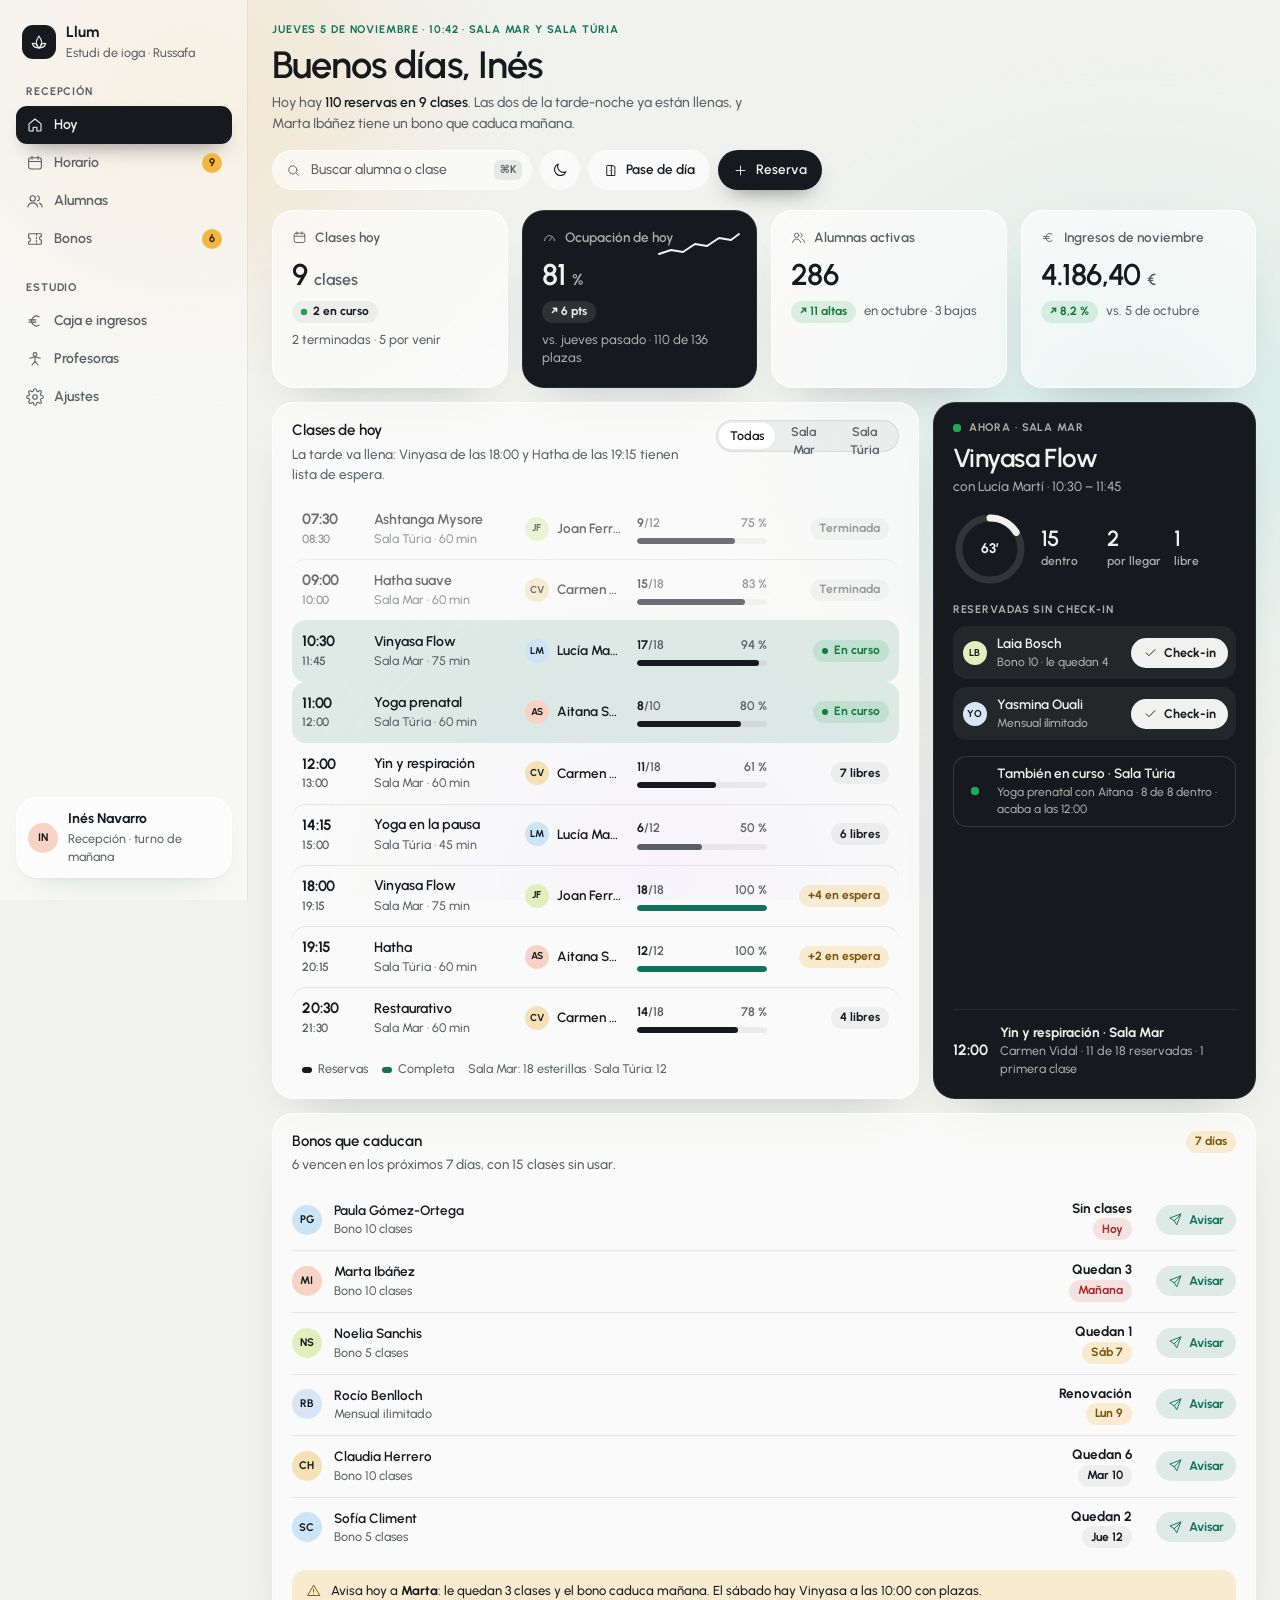
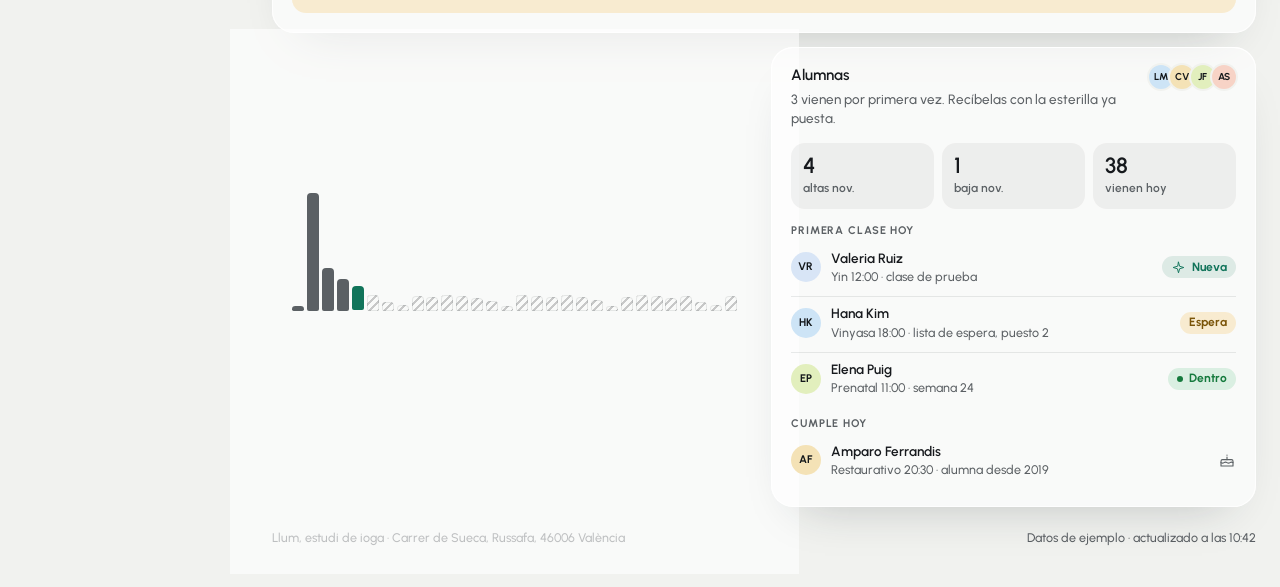
<file: plugins/codeandchill-ui/examples/yoga-dashboard/index.html>
<!doctype html>
<html lang="es" data-cc-variant="studio-light">
<head>
<meta charset="utf-8">
<meta name="viewport" content="width=device-width, initial-scale=1">
<title>Recepción · Llum</title>
<meta name="description" content="Panel de recepción de Llum, estudi de ioga en Russafa (Valencia): clases de hoy, ocupación, alumnas, bonos que caducan e ingresos del mes.">
<link rel="preconnect" href="https://fonts.googleapis.com">
<link rel="preconnect" href="https://fonts.gstatic.com" crossorigin>
<link href="https://fonts.googleapis.com/css2?family=Urbanist:wght@400..800&display=swap" rel="stylesheet">
<style>
/* =========================================================== TOKENS
   Copiados de codeandchill-ui/references/tokens.css (studio-light + studio-dark).
   Único sitio con valores de color: los componentes solo usan var(--cc-*). */
:root{
  --cc-ease:cubic-bezier(.22,1,.36,1);
  --cc-duration-fast:.2s; --cc-duration:.3s; --cc-duration-slow:.8s;
  --cc-radius-full:9999px;
  --cc-data-1:#c6f04b; --cc-data-2:#ff8173; --cc-data-3:#8cc4ff; --cc-data-4:#a690ff; --cc-data-5:#f3efe6;
  --cc-positive:#1fa855; --cc-negative:#c43636; --cc-warning:#f2b740;
  --cc-avatar-1:#cde4f6; --cc-avatar-2:#e2efbd; --cc-avatar-3:#f7d3c6; --cc-avatar-4:#f4e2b6; --cc-avatar-5:#d8e5f6;
  --cc-avatar-ink:#13171a;
}
:root,[data-cc-variant="studio-light"]{
  --cc-bg:#f1f2ef;
  --cc-surface:rgb(255 255 255/.6);
  --cc-surface-2:#ffffff;
  --cc-surface-inverse:#16191d;
  --cc-on-inverse:#f1f2ef;
  --cc-on-inverse-muted:rgb(241 242 239/.68);
  --cc-inverse-ring:inset 0 0 0 1px rgb(255 255 255/.08), inset 0 1px 0 rgb(255 255 255/.06);
  --cc-inverse-line:rgb(255 255 255/.14);
  --cc-border:rgb(12 35 35/.09);
  --cc-ring:inset 0 0 0 1px rgb(255 255 255/.82), inset 0 1px 0 rgb(255 255 255/.75);
  --cc-ring-hover:inset 0 0 0 1px rgb(255 255 255/1), inset 0 1px 0 rgb(255 255 255/.9);
  --cc-text:#16191d;
  --cc-text-muted:#5b6064;
  --cc-fg-04:rgb(17 34 34/.05);
  --cc-fg-08:rgb(17 34 34/.08);
  --cc-accent:#11745a;
  --cc-accent-2:#f2b740;
  --cc-on-accent:#f6f7f5;
  --cc-on-accent-2:#2b2006;
  --cc-accent-tint:rgb(17 116 90/.12);
  --cc-positive-tint:rgb(31 168 85/.14); --cc-positive-ink:#157a3d;
  --cc-negative-tint:rgb(196 54 54/.12); --cc-negative-ink:#a82c2c;
  --cc-warning-tint:rgb(242 183 64/.22); --cc-warning-ink:#7a5408;
  --cc-glow:0 10px 22px -12px rgb(13 92 85/.8);
  --cc-ink-glow:0 10px 22px -12px rgb(22 25 29/.7);
  --cc-shadow-sm:0 1px 2px rgb(16 35 31/.05);
  --cc-shadow-md:0 1px 2px rgb(16 35 31/.04), 0 14px 34px -22px rgb(16 35 31/.22);
  --cc-shadow-lg:0 24px 48px -30px rgb(30 40 45/.28);
  --cc-blob-1:#f3e3c8; --cc-blob-2:#cde9e4; --cc-blob-3:#e6def3;
  --cc-hatch:repeating-linear-gradient(-45deg, rgb(22 25 29/.22) 0 2px, transparent 2px 6px);
  --cc-track:rgb(0 0 0/.06);
  --cc-sidebar:rgb(255 255 255/.42);
  --cc-overlay:rgb(22 25 29/.32);
  --cc-font-display:"Urbanist",ui-sans-serif,system-ui,sans-serif;
  --cc-font-body:"Urbanist",ui-sans-serif,system-ui,sans-serif;
  --cc-text-xs:11px; --cc-text-sm:12.5px; --cc-text-base:14px; --cc-text-md:15px; --cc-text-lg:17px;
  --cc-text-xl:30px; --cc-text-2xl:38px;
  --cc-leading-tight:1.04; --cc-tracking-tight:-.025em; --cc-tracking-wide:.08em;
  --cc-radius-sm:8px; --cc-radius-md:11px; --cc-radius-lg:22px; --cc-radius-xl:26px;
  --cc-gap:14px; --cc-card-pad:18px 20px 20px; --cc-container:1480px; --cc-gutter:24px;
  --cc-control-h:40px; --cc-control-h-sm:30px;
  color-scheme:light;
}
[data-cc-variant="studio-dark"]{
  --cc-bg:#171a13;
  --cc-surface:#1e2219;
  --cc-surface-2:#262b20;
  --cc-surface-inverse:#c6f04b;
  --cc-on-inverse:#172006;
  --cc-on-inverse-muted:rgb(23 32 6/.72);
  --cc-inverse-ring:inset 0 0 0 1px rgb(0 0 0/.06);
  --cc-inverse-line:rgb(0 0 0/.16);
  --cc-border:rgb(255 255 255/.075);
  --cc-ring:inset 0 0 0 1px rgb(255 255 255/.075), inset 0 1px 0 rgb(255 255 255/.04);
  --cc-ring-hover:inset 0 0 0 1px rgb(255 255 255/.14), inset 0 1px 0 rgb(255 255 255/.06);
  --cc-text:#eef1e6;
  --cc-text-muted:#a1a794;
  --cc-fg-04:rgb(255 255 255/.05);
  --cc-fg-08:rgb(255 255 255/.09);
  --cc-accent:#c6f04b;
  --cc-on-accent:#172006;
  --cc-accent-tint:rgb(198 240 75/.14);
  --cc-positive-tint:rgb(155 230 177/.14); --cc-positive-ink:#9be6b1;
  --cc-negative-tint:rgb(255 129 115/.15); --cc-negative-ink:#ff8173;
  --cc-warning-tint:rgb(242 183 64/.16); --cc-warning-ink:#f2c56a;
  --cc-glow:0 8px 18px -12px rgb(110 150 0/.9);
  --cc-ink-glow:0 8px 18px -12px rgb(110 150 0/.9);
  --cc-shadow-sm:0 1px 2px rgb(0 0 0/.35);
  --cc-shadow-md:0 1px 2px rgb(0 0 0/.35);
  --cc-shadow-lg:0 30px 60px -30px rgb(0 0 0/.6);
  --cc-blob-1:rgb(212 255 74/.07); --cc-blob-2:rgb(140 196 255/.05); --cc-blob-3:transparent;
  --cc-hatch:repeating-linear-gradient(-45deg, rgb(238 241 230/.22) 0 2px, transparent 2px 6px);
  --cc-track:rgb(255 255 255/.08);
  --cc-sidebar:#0f110c;
  --cc-overlay:rgb(0 0 0/.55);
  --cc-radius-lg:18px; --cc-radius-xl:22px;
  color-scheme:dark;
}
@media (prefers-reduced-motion:reduce){
  :root{--cc-duration-fast:.01ms;--cc-duration:.01ms;--cc-duration-slow:.01ms}
  *,*::before,*::after{animation-duration:.01ms!important;animation-iteration-count:1!important}
}

/* =========================================================== BASE */
*,*::before,*::after{box-sizing:border-box}
html{-webkit-text-size-adjust:100%}
body{margin:0;background:var(--cc-bg);color:var(--cc-text);font-family:var(--cc-font-body);font-size:var(--cc-text-base);font-weight:500;line-height:1.45;-webkit-font-smoothing:antialiased;min-height:100vh;overflow-x:hidden;transition:background-color var(--cc-duration) var(--cc-ease)}
button,input{font:inherit;color:inherit}
button{cursor:pointer;border:0;background:none;padding:0}
button:disabled{cursor:not-allowed;opacity:.5}
:focus-visible{outline:2px solid var(--cc-accent);outline-offset:2px;border-radius:6px}
h1,h2,h3,p{margin:0}
ul,ol{margin:0;padding:0;list-style:none}
svg.i{width:18px;height:18px;fill:none;stroke:currentColor;stroke-width:1.5;stroke-linecap:round;stroke-linejoin:round;flex:none}
svg.i.sm{width:15px;height:15px}
.num{font-variant-numeric:tabular-nums}
.sr-only{position:absolute;width:1px;height:1px;overflow:hidden;clip:rect(0 0 0 0);white-space:nowrap}
.skip{position:fixed;left:16px;top:-60px;z-index:100;background:var(--cc-surface-inverse);color:var(--cc-on-inverse);padding:10px 16px;border-radius:var(--cc-radius-full);font-weight:600;transition:top var(--cc-duration) var(--cc-ease)}
.skip:focus{top:12px}

/* manchas ambientales */
.ambient{position:fixed;inset:0;z-index:-1;pointer-events:none;overflow:hidden}
.ambient i{position:absolute;border-radius:50%;filter:blur(60px)}
.ambient i:nth-child(1){width:620px;height:520px;left:-120px;top:-160px;background:radial-gradient(closest-side,var(--cc-blob-1),transparent)}
.ambient i:nth-child(2){width:700px;height:600px;right:-200px;top:120px;background:radial-gradient(closest-side,var(--cc-blob-2),transparent)}
.ambient i:nth-child(3){width:560px;height:480px;left:30%;bottom:-220px;background:radial-gradient(closest-side,var(--cc-blob-3),transparent)}

/* =========================================================== SHELL */
.shell{display:grid;grid-template-columns:248px minmax(0,1fr);min-height:100vh;max-width:calc(var(--cc-container) + 248px);margin:0 auto}
.sidebar{position:sticky;top:0;height:100vh;padding:22px 16px;display:flex;flex-direction:column;gap:22px;background:var(--cc-sidebar);box-shadow:inset -1px 0 0 var(--cc-border)}
.brand{display:flex;align-items:center;gap:10px;padding:0 6px}
.brand-mark{width:34px;height:34px;border-radius:var(--cc-radius-md);display:grid;place-items:center;background:var(--cc-surface-inverse);color:var(--cc-on-inverse)}
.brand b{display:block;font-size:var(--cc-text-md);font-weight:700;letter-spacing:-.01em}
.brand small{display:block;font-size:var(--cc-text-sm);color:var(--cc-text-muted)}
.nav-label{font-size:var(--cc-text-xs);font-weight:700;letter-spacing:var(--cc-tracking-wide);text-transform:uppercase;color:var(--cc-text-muted);padding:0 10px 6px}
.nav a{display:flex;align-items:center;gap:10px;height:38px;padding:0 10px;border-radius:var(--cc-radius-md);color:var(--cc-text-muted);font-weight:600;text-decoration:none;transition:background-color var(--cc-duration-fast) var(--cc-ease),color var(--cc-duration-fast) var(--cc-ease)}
.nav a:hover{background:var(--cc-fg-04);color:var(--cc-text)}
.nav a[aria-current="page"]{background:var(--cc-surface-inverse);color:var(--cc-on-inverse);box-shadow:var(--cc-ink-glow)}
.nav a .count{margin-left:auto;min-width:20px;height:20px;padding:0 6px;border-radius:var(--cc-radius-full);display:grid;place-items:center;font-size:var(--cc-text-xs);font-weight:700;background:var(--cc-accent-2);color:var(--cc-on-accent-2)}
.side-foot{margin-top:auto;display:flex;align-items:center;gap:10px;padding:12px;border-radius:var(--cc-radius-lg);background:var(--cc-surface);box-shadow:var(--cc-ring),var(--cc-shadow-md)}
.side-foot b{display:block;font-size:var(--cc-text-base)}
.side-foot small{display:block;font-size:var(--cc-text-sm);color:var(--cc-text-muted)}

.topbar-m{display:none}
main{padding:22px var(--cc-gutter) 40px;min-width:0}

/* =========================================================== CONTROLES */
.btn{display:inline-flex;align-items:center;gap:8px;height:var(--cc-control-h);padding:0 15px;border-radius:var(--cc-radius-full);font-size:13.5px;font-weight:600;white-space:nowrap;transition:background-color var(--cc-duration-fast) var(--cc-ease),box-shadow var(--cc-duration) var(--cc-ease),transform var(--cc-duration-fast) var(--cc-ease),filter var(--cc-duration-fast) var(--cc-ease)}
.btn:active:not(:disabled){transform:translateY(1px)}
.btn-ink{background:var(--cc-surface-inverse);color:var(--cc-on-inverse);box-shadow:var(--cc-ink-glow)}
.btn-ink:hover{filter:brightness(1.25)}
.btn-ghost{background:var(--cc-surface);color:var(--cc-text);box-shadow:var(--cc-ring),inset 0 0 0 1px var(--cc-border)}
.btn-ghost:hover{background:var(--cc-surface-2)}
.btn-accent{background:var(--cc-accent);color:var(--cc-on-accent);box-shadow:var(--cc-glow)}
.btn-accent:hover{filter:brightness(1.1)}
.icon-btn{position:relative;width:var(--cc-control-h);height:var(--cc-control-h);display:grid;place-items:center;border-radius:var(--cc-radius-full);background:var(--cc-surface);box-shadow:var(--cc-ring),inset 0 0 0 1px var(--cc-border);transition:background-color var(--cc-duration-fast) var(--cc-ease)}
.icon-btn:hover{background:var(--cc-surface-2)}
.icon-btn .dot{position:absolute;right:-2px;top:-2px;min-width:16px;height:16px;padding:0 4px;border-radius:var(--cc-radius-full);background:var(--cc-accent-2);color:var(--cc-on-accent-2);font-size:10px;font-weight:700;display:grid;place-items:center}
.search{position:relative;display:flex;align-items:center;height:var(--cc-control-h);width:260px;border-radius:var(--cc-radius-full);background:var(--cc-surface);box-shadow:var(--cc-ring),inset 0 0 0 1px var(--cc-border);color:var(--cc-text-muted);padding:0 10px 0 14px;gap:8px;transition:box-shadow var(--cc-duration) var(--cc-ease)}
.search:focus-within{box-shadow:var(--cc-ring),inset 0 0 0 1.5px var(--cc-accent)}
.search input{flex:1;min-width:0;border:0;background:transparent;outline:0;color:var(--cc-text);font-weight:500}
.search input::placeholder{color:var(--cc-text-muted)}
kbd{font-family:inherit;font-size:var(--cc-text-xs);font-weight:700;padding:2px 6px;border-radius:6px;background:var(--cc-fg-08);color:var(--cc-text-muted)}
.search-results{position:absolute;left:0;right:0;top:calc(100% + 6px);z-index:30;padding:6px;border-radius:16px;background:var(--cc-surface-2);box-shadow:var(--cc-ring),inset 0 0 0 1px var(--cc-border),var(--cc-shadow-lg);display:none}
.search-results.open{display:block;animation:pop var(--cc-duration) var(--cc-ease)}
.search-results li{display:flex;align-items:center;gap:10px;padding:8px;border-radius:10px;color:var(--cc-text)}
.search-results li small{margin-left:auto;color:var(--cc-text-muted);font-size:var(--cc-text-sm)}
.search-results li:hover{background:var(--cc-fg-04)}
.seg{display:inline-flex;padding:3px;border-radius:var(--cc-radius-full);background:var(--cc-fg-04);box-shadow:inset 0 0 0 1px var(--cc-border)}
.seg button{height:26px;padding:0 11px;border-radius:var(--cc-radius-full);font-size:var(--cc-text-sm);font-weight:600;color:var(--cc-text-muted);transition:background-color var(--cc-duration-fast) var(--cc-ease),color var(--cc-duration-fast) var(--cc-ease)}
.seg button:hover{color:var(--cc-text)}
.seg button[aria-selected="true"]{background:var(--cc-surface-2);color:var(--cc-text);box-shadow:var(--cc-shadow-sm)}

/* =========================================================== CABECERA */
.page-head{display:flex;flex-wrap:wrap;align-items:flex-end;justify-content:space-between;gap:16px;margin-bottom:20px}
.eyebrow{font-size:var(--cc-text-xs);font-weight:700;letter-spacing:var(--cc-tracking-wide);text-transform:uppercase;color:var(--cc-accent)}
[data-cc-variant="studio-dark"] .eyebrow{color:var(--cc-text-muted)}
.page-head h1{margin-top:8px;font-family:var(--cc-font-display);font-size:var(--cc-text-2xl);font-weight:600;line-height:var(--cc-leading-tight);letter-spacing:var(--cc-tracking-tight)}
.page-head .lead{margin-top:8px;color:var(--cc-text-muted);max-width:60ch}
.page-head .lead b{color:var(--cc-text);font-weight:600}
.actions{display:flex;flex-wrap:wrap;align-items:center;gap:8px}

/* =========================================================== CARDS */
.card{position:relative;border-radius:var(--cc-radius-lg);background:var(--cc-surface);box-shadow:var(--cc-ring),var(--cc-shadow-lg);padding:var(--cc-card-pad);min-width:0;transition:box-shadow var(--cc-duration) var(--cc-ease),transform var(--cc-duration) var(--cc-ease)}
.card-head{display:flex;align-items:flex-start;justify-content:space-between;gap:12px;margin-bottom:14px}
.card-title{font-size:var(--cc-text-md);font-weight:600;letter-spacing:-.005em}
.card-sub{margin-top:3px;font-size:13.5px;color:var(--cc-text-muted)}
.label{display:flex;align-items:center;gap:8px;font-size:13.5px;font-weight:600;color:var(--cc-text-muted)}

.grid{display:grid;gap:var(--cc-gap)}
.kpis{grid-template-columns:repeat(4,minmax(0,1fr));margin-bottom:var(--cc-gap)}
.main-row{grid-template-columns:minmax(0,2fr) minmax(0,1fr);margin-bottom:var(--cc-gap)}
.row-3{grid-template-columns:minmax(0,1.25fr) minmax(0,1fr) minmax(0,1fr)}

/* KPI */
.kpi{display:flex;flex-direction:column;gap:10px;overflow:hidden}
.kpi:hover{transform:translateY(-2px);box-shadow:var(--cc-ring-hover),var(--cc-shadow-lg)}
.kpi .value{font-family:var(--cc-font-display);font-size:var(--cc-text-xl);font-weight:600;letter-spacing:-.02em;line-height:1.1}
.kpi .value small{font-size:16px;font-weight:600;color:var(--cc-text-muted);letter-spacing:0}
.kpi .foot{display:flex;align-items:center;gap:8px;font-size:13px;color:var(--cc-text-muted);flex-wrap:wrap}
.kpi .spark{position:absolute;right:16px;top:18px;width:84px;height:34px}
.kpi.ink{background:var(--cc-surface-inverse);color:var(--cc-on-inverse);box-shadow:var(--cc-inverse-ring),var(--cc-shadow-lg)}
.kpi.ink .label,.kpi.ink .foot,.kpi.ink .value small{color:var(--cc-on-inverse-muted)}

.pill{display:inline-flex;align-items:center;gap:6px;height:22px;padding:0 9px;border-radius:var(--cc-radius-full);font-size:12px;font-weight:700;white-space:nowrap;background:var(--cc-fg-04);color:var(--cc-text)}
.pill i{width:6px;height:6px;border-radius:50%;background:currentColor;flex:none}
.pill.pos{background:var(--cc-positive-tint);color:var(--cc-positive-ink)}
.pill.neg{background:var(--cc-negative-tint);color:var(--cc-negative-ink)}
.pill.warn{background:var(--cc-warning-tint);color:var(--cc-warning-ink)}
.pill.acc{background:var(--cc-accent-tint);color:var(--cc-accent)}
.pill.muted{color:var(--cc-text-muted)}
.kpi.ink .pill{background:rgb(255 255 255/.1);color:var(--cc-on-inverse)}
[data-cc-variant="studio-dark"] .kpi.ink .pill{background:rgb(0 0 0/.1)}

.avatar{width:30px;height:30px;border-radius:50%;display:grid;place-items:center;font-size:11px;font-weight:700;color:var(--cc-avatar-ink);flex:none;letter-spacing:.02em}
.avatar.sm{width:24px;height:24px;font-size:10px}
.a1{background:var(--cc-avatar-1)}.a2{background:var(--cc-avatar-2)}.a3{background:var(--cc-avatar-3)}.a4{background:var(--cc-avatar-4)}.a5{background:var(--cc-avatar-5)}

/* live */
.live{position:relative;width:8px;height:8px;border-radius:50%;background:var(--cc-positive);flex:none}
.live::after{content:"";position:absolute;inset:0;border-radius:50%;background:var(--cc-positive);animation:ping 2.4s var(--cc-ease) infinite}
@keyframes ping{0%{transform:scale(1);opacity:.6}70%,100%{transform:scale(2.8);opacity:0}}
@keyframes breathe{0%,100%{opacity:1}50%{opacity:.45}}

/* =========================================================== CLASES DE HOY */
.classes{display:flex;flex-direction:column}
.class-row{display:grid;grid-template-columns:64px minmax(0,1.5fr) minmax(0,1fr) 150px 118px;align-items:center;gap:14px;padding:11px 10px;border-radius:14px;transition:background-color var(--cc-duration-fast) var(--cc-ease)}
.class-row+.class-row{box-shadow:inset 0 1px 0 var(--cc-border)}
.class-row:hover{background:var(--cc-fg-04)}
.class-row.is-done{opacity:.62}
.class-row.is-now{background:var(--cc-accent-tint);box-shadow:none}
.class-row.is-now + .class-row{box-shadow:none}
.c-time{font-weight:700;font-size:var(--cc-text-md);letter-spacing:-.01em}
.c-time small{display:block;font-size:12px;font-weight:600;color:var(--cc-text-muted)}
.c-name{font-weight:600;font-size:var(--cc-text-base);overflow:hidden;text-overflow:ellipsis;white-space:nowrap}
.c-meta{font-size:12.5px;color:var(--cc-text-muted);display:flex;gap:6px;align-items:center;flex-wrap:wrap}
.c-teacher{display:flex;align-items:center;gap:8px;min-width:0;font-size:13.5px;font-weight:600}
.c-teacher span{overflow:hidden;text-overflow:ellipsis;white-space:nowrap}
.occ{display:flex;flex-direction:column;gap:6px}
.occ-top{display:flex;justify-content:space-between;font-size:12.5px;font-weight:600;color:var(--cc-text-muted)}
.occ-top b{color:var(--cc-text)}
.bar{height:6px;border-radius:var(--cc-radius-full);background:var(--cc-track);overflow:hidden;display:flex}
.bar span{display:block;height:100%;border-radius:inherit;background:var(--cc-text);transform-origin:left;animation:grow var(--cc-duration-slow) var(--cc-ease) both}
.bar span.full{background:var(--cc-accent)}
.bar span.low{background:var(--cc-text-muted)}
@keyframes grow{from{transform:scaleX(0)}}
.c-status{justify-self:end}
.legend{display:flex;flex-wrap:wrap;gap:14px;font-size:12.5px;color:var(--cc-text-muted);margin-top:12px;padding:0 10px}
.legend span{display:inline-flex;align-items:center;gap:6px}
.legend i{width:10px;height:6px;border-radius:3px;background:var(--cc-text)}
.legend i.full{background:var(--cc-accent)}

/* =========================================================== AHORA (card tinta) */
.now{background:var(--cc-surface-inverse);color:var(--cc-on-inverse);box-shadow:var(--cc-inverse-ring),var(--cc-shadow-lg);display:flex;flex-direction:column;gap:16px;overflow:hidden}
.now .eyebrow{color:var(--cc-on-inverse-muted);display:flex;align-items:center;gap:8px}
.now h2{font-family:var(--cc-font-display);font-size:26px;font-weight:600;letter-spacing:-.02em;line-height:1.1;margin-top:8px}
.now .sub{color:var(--cc-on-inverse-muted);font-size:13.5px;margin-top:4px}
.now-progress{display:flex;align-items:center;gap:14px}
.ring{width:74px;height:74px;flex:none}
.ring circle{fill:none;stroke-width:7}
.ring .trk{stroke:rgb(255 255 255/.12)}
[data-cc-variant="studio-dark"] .ring .trk{stroke:rgb(0 0 0/.1)}
.ring .val{stroke:currentColor;stroke-linecap:round;transform:rotate(-90deg);transform-origin:center;transition:stroke-dashoffset 1s var(--cc-ease)}
.now-stats{display:grid;grid-template-columns:repeat(3,1fr);gap:4px;flex:1}
.now-stats b{display:block;font-size:22px;font-weight:600;letter-spacing:-.02em;line-height:1.1}
.now-stats small{font-size:12px;color:var(--cc-on-inverse-muted);font-weight:600}
.arrivals{display:flex;flex-direction:column;gap:8px}
.arrivals h3{font-size:var(--cc-text-xs);font-weight:700;letter-spacing:var(--cc-tracking-wide);text-transform:uppercase;color:var(--cc-on-inverse-muted)}
.arrival{display:flex;align-items:center;gap:10px;padding:8px 8px 8px 10px;border-radius:14px;background:rgb(255 255 255/.06);position:relative}
[data-cc-variant="studio-dark"] .arrival{background:rgb(0 0 0/.07)}
.arrival .who{flex:1;min-width:0}
.arrival .who b{display:block;font-size:13.5px;font-weight:600}
.arrival .who small{display:block;font-size:12px;color:var(--cc-on-inverse-muted)}
.chip-btn{height:var(--cc-control-h-sm);padding:0 12px;border-radius:var(--cc-radius-full);font-size:12.5px;font-weight:700;background:var(--cc-on-inverse);color:var(--cc-surface-inverse);display:inline-flex;align-items:center;gap:6px;transition:filter var(--cc-duration-fast) var(--cc-ease),transform var(--cc-duration-fast) var(--cc-ease)}
.chip-btn:hover{filter:brightness(.92)}
.chip-btn:active{transform:translateY(1px)}
.chip-btn:focus-visible{outline-color:var(--cc-on-inverse)}
.stamp{display:inline-flex;align-items:center;gap:5px;height:var(--cc-control-h-sm);padding:0 11px;border-radius:var(--cc-radius-full);font-size:12px;font-weight:800;letter-spacing:.06em;text-transform:uppercase;border:1.5px solid currentColor;animation:stamp-in .45s var(--cc-ease) both}
.now .stamp{color:var(--cc-data-1)}
[data-cc-variant="studio-dark"] .now .stamp{color:var(--cc-on-inverse)}
@keyframes stamp-in{0%{transform:scale(1.4) rotate(-8deg);opacity:0}60%{opacity:1}100%{transform:scale(1) rotate(-3deg);opacity:1}}
.arrival.also{background:transparent;box-shadow:inset 0 0 0 1px var(--cc-inverse-line)}
.arrival.also .live{margin:0 8px}
.next{display:flex;align-items:center;gap:12px;padding-top:14px;box-shadow:inset 0 1px 0 rgb(255 255 255/.1);margin-top:auto;font-size:13.5px}
[data-cc-variant="studio-dark"] .next{box-shadow:inset 0 1px 0 rgb(0 0 0/.12)}
.next .t{font-weight:700;font-size:var(--cc-text-md)}
.next small{display:block;color:var(--cc-on-inverse-muted);font-size:12.5px}
.tick{display:inline-block;animation:tick-up .45s var(--cc-ease)}
@keyframes tick-up{from{transform:translateY(6px);opacity:0}}

/* =========================================================== BONOS */
.bonos{display:flex;flex-direction:column}
.bono{display:grid;grid-template-columns:30px minmax(0,1fr) auto auto;align-items:center;gap:12px;padding:10px 0}
.bono+.bono{box-shadow:inset 0 1px 0 var(--cc-border)}
.bono .who b{display:block;font-weight:600;font-size:13.5px;white-space:nowrap;overflow:hidden;text-overflow:ellipsis}
.bono .who small{display:block;color:var(--cc-text-muted);font-size:12.5px}
.bono .left{font-size:12.5px;color:var(--cc-text-muted);text-align:right;white-space:nowrap}
.bono .left b{display:block;color:var(--cc-text);font-size:13.5px}
.bono .act{min-width:92px;display:flex;justify-content:flex-end}
.btn-sm{height:var(--cc-control-h-sm);padding:0 12px;border-radius:var(--cc-radius-full);font-size:12.5px;font-weight:700;display:inline-flex;align-items:center;gap:6px;background:var(--cc-accent-tint);color:var(--cc-accent);transition:background-color var(--cc-duration-fast) var(--cc-ease),transform var(--cc-duration-fast) var(--cc-ease)}
.btn-sm:hover{background:var(--cc-accent);color:var(--cc-on-accent)}
.btn-sm:active{transform:translateY(1px)}
.bono .stamp{color:var(--cc-accent)}
.callout{margin-top:12px;padding:12px 14px;border-radius:14px;background:var(--cc-warning-tint);color:var(--cc-text);font-size:13px;display:flex;gap:10px;align-items:flex-start}
.callout svg{color:var(--cc-warning-ink);margin-top:1px}

/* =========================================================== INGRESOS */
.money{font-family:var(--cc-font-display);font-size:var(--cc-text-xl);font-weight:600;letter-spacing:-.02em;line-height:1.1}
.money small{font-size:16px;color:var(--cc-text-muted)}
.chart{position:relative;margin-top:14px}
.bars{display:flex;align-items:flex-end;gap:3px;height:118px}
.bars .b{flex:1;min-width:0;border-radius:4px 4px 2px 2px;background:var(--cc-fg-08);position:relative;transform-origin:bottom;animation:rise var(--cc-duration-slow) var(--cc-ease) both;cursor:default}
.bars .b.paid{background:var(--cc-text-muted)}
.bars .b.today{background:var(--cc-accent)}
.bars .b.fc{background:var(--cc-hatch);box-shadow:inset 0 0 0 1px var(--cc-border)}
.bars .b:hover,.bars .b:focus-visible{filter:brightness(1.15)}
@keyframes rise{from{transform:scaleY(0)}}
.axis{display:flex;justify-content:space-between;font-size:11px;font-weight:600;color:var(--cc-text-muted);margin-top:6px}
.tip{position:absolute;z-index:5;pointer-events:none;padding:8px 10px;border-radius:10px;background:var(--cc-surface-inverse);color:var(--cc-on-inverse);font-size:12px;font-weight:600;white-space:nowrap;box-shadow:var(--cc-shadow-lg);opacity:0;transform:translate(-50%,-4px);transition:opacity var(--cc-duration-fast) var(--cc-ease),transform var(--cc-duration-fast) var(--cc-ease)}
.tip.show{opacity:1;transform:translate(-50%,-10px)}
.tip small{display:block;color:var(--cc-on-inverse-muted);font-weight:600}
.split{display:flex;gap:3px;height:10px;margin:18px 0 12px}
.split span{border-radius:var(--cc-radius-full)}
.split .s1{background:var(--cc-accent)}
.split .s2{background:var(--cc-text)}
.split .s3{background:var(--cc-text-muted)}
.split .s4{background:var(--cc-hatch);box-shadow:inset 0 0 0 1px var(--cc-border)}
.split-legend{display:grid;grid-template-columns:1fr;gap:6px 18px;font-size:12.5px}
.split-legend div{display:flex;align-items:center;gap:8px;color:var(--cc-text-muted)}
.split-legend b{margin-left:auto;white-space:nowrap;color:var(--cc-text);font-weight:600}
.split-legend i{width:8px;height:8px;border-radius:50%;flex:none}

/* =========================================================== ALUMNAS */
.stats-3{display:grid;grid-template-columns:repeat(3,1fr);gap:8px;margin-bottom:14px}
.mini{padding:10px 12px;border-radius:14px;background:var(--cc-fg-04)}
.mini b{display:block;font-size:22px;font-weight:600;letter-spacing:-.02em;line-height:1.15}
.mini small{font-size:12px;color:var(--cc-text-muted);font-weight:600}
.people{display:flex;flex-direction:column;gap:2px}
.person{display:flex;align-items:center;gap:10px;padding:8px 0}
.person+.person{box-shadow:inset 0 1px 0 var(--cc-border)}
.person .who{flex:1;min-width:0}
.person .who b{display:block;font-size:13.5px;font-weight:600}
.person .who small{display:block;font-size:12.5px;color:var(--cc-text-muted)}
.stack{display:flex}
.stack .avatar{box-shadow:0 0 0 2px var(--cc-bg)}
.stack .avatar+.avatar{margin-left:-3px}
.sub-h{font-size:var(--cc-text-xs);font-weight:700;letter-spacing:var(--cc-tracking-wide);text-transform:uppercase;color:var(--cc-text-muted);margin:4px 0 2px}

footer{margin-top:22px;font-size:12.5px;color:var(--cc-text-muted);display:flex;flex-wrap:wrap;gap:6px 16px;justify-content:space-between}

/* toast */
.toast{position:fixed;left:50%;bottom:22px;z-index:60;transform:translate(-50%,20px);opacity:0;pointer-events:none;padding:10px 16px;border-radius:var(--cc-radius-full);background:var(--cc-surface-inverse);color:var(--cc-on-inverse);font-weight:600;font-size:13.5px;box-shadow:var(--cc-shadow-lg);transition:opacity var(--cc-duration) var(--cc-ease),transform var(--cc-duration) var(--cc-ease);display:flex;align-items:center;gap:8px;max-width:calc(100vw - 32px)}
.toast.show{opacity:1;transform:translate(-50%,0)}

/* reveal */
.reveal{animation:reveal var(--cc-duration-slow) var(--cc-ease) both}
@keyframes reveal{from{opacity:0;transform:translateY(16px)}}
@keyframes pop{from{opacity:0;transform:translateY(-4px)}}

/* =========================================================== RESPONSIVE */
@media (max-width:1280px){
  .row-3{grid-template-columns:repeat(2,minmax(0,1fr))}
  .row-3 .bonos-card{grid-column:1/-1}
  .class-row{grid-template-columns:58px minmax(0,1.4fr) minmax(0,1fr) 130px 108px}
}
@media (max-width:1100px){
  .kpis{grid-template-columns:repeat(2,minmax(0,1fr))}
  .main-row{grid-template-columns:minmax(0,1fr)}
  .search{width:200px}
}
@media (max-width:900px){
  .shell{grid-template-columns:minmax(0,1fr)}
  .sidebar{position:fixed;z-index:50;left:0;top:0;width:272px;background:var(--cc-bg);transform:translateX(-102%);transition:transform var(--cc-duration) var(--cc-ease);box-shadow:var(--cc-shadow-lg)}
  .sidebar.open{transform:none}
  .scrim{position:fixed;inset:0;z-index:40;background:var(--cc-overlay);opacity:0;pointer-events:none;transition:opacity var(--cc-duration) var(--cc-ease)}
  .scrim.open{opacity:1;pointer-events:auto}
  .topbar-m{display:flex;align-items:center;justify-content:space-between;gap:10px;padding:12px 16px 0}
  main{padding:16px 16px 32px}
}
@media (max-width:720px){
  .page-head h1{font-size:30px}
  .actions{width:100%}
  .search{flex:1 1 100%;width:auto;order:-1}
  .actions .btn{flex:1;justify-content:center}
  .row-3{grid-template-columns:minmax(0,1fr)}
  .class-row{grid-template-columns:52px minmax(0,1fr) auto;grid-template-areas:"t n s" "t o o";row-gap:8px}
  .class-row .c-time{grid-area:t;align-self:start}
  .class-row .c-main{grid-area:n}
  .class-row .c-teacher{display:none}
  .class-row .occ{grid-area:o}
  .class-row .c-status{grid-area:s;align-self:start}
  .bono{grid-template-columns:30px minmax(0,1fr) auto;grid-template-areas:"a w x" "a l x"}
  .bono .avatar{grid-area:a}.bono .who{grid-area:w}.bono .left{grid-area:l;text-align:left}.bono .act{grid-area:x;min-width:0}
  .bono .left b{display:inline;margin-right:6px}
}
@media (max-width:420px){
  .kpis{grid-template-columns:minmax(0,1fr)}
  .split-legend{grid-template-columns:1fr}
}
</style>
</head>
<body>
<a class="skip" href="#main">Saltar al contenido</a>
<div class="ambient" aria-hidden="true"><i></i><i></i><i></i></div>

<!-- iconos de línea 1.5px -->
<svg width="0" height="0" style="position:absolute" aria-hidden="true">
  <symbol id="i-lotus" viewBox="0 0 24 24"><path d="M12 20c-4.5 0-8-2.6-9-6 2.4-.3 5 .3 6.8 1.8"/><path d="M12 20c4.5 0 8-2.6 9-6-2.4-.3-5 .3-6.8 1.8"/><path d="M12 20c-2.6-1.8-3.6-4.6-3.6-7.2S10 7 12 4c2 3 3.6 6.2 3.6 8.8S14.6 18.2 12 20Z"/></symbol>
  <symbol id="i-home" viewBox="0 0 24 24"><path d="M4 10.5 12 4l8 6.5V19a1 1 0 0 1-1 1h-4.5v-5h-5v5H5a1 1 0 0 1-1-1z"/></symbol>
  <symbol id="i-cal" viewBox="0 0 24 24"><rect x="3.5" y="5" width="17" height="15" rx="3"/><path d="M3.5 10h17M8 3v4M16 3v4"/></symbol>
  <symbol id="i-users" viewBox="0 0 24 24"><circle cx="9" cy="8.5" r="3.5"/><path d="M2.5 20c.6-3.4 3.2-5.5 6.5-5.5s5.9 2.1 6.5 5.5"/><path d="M15.5 5.2a3.5 3.5 0 0 1 0 6.6M18 14.8c1.9.7 3.2 2.6 3.5 5.2"/></symbol>
  <symbol id="i-ticket" viewBox="0 0 24 24"><path d="M3.5 8.5V6a1 1 0 0 1 1-1h15a1 1 0 0 1 1 1v2.5a2.5 2.5 0 0 0 0 5V18a1 1 0 0 1-1 1h-15a1 1 0 0 1-1-1v-2.5a2.5 2.5 0 0 0 0-5Z"/><path d="M14 5v14" stroke-dasharray="2 2.5"/></symbol>
  <symbol id="i-euro" viewBox="0 0 24 24"><path d="M17.5 6.5A6.5 6.5 0 1 0 17.5 17.5"/><path d="M4 10.5h9M4 13.5h9"/></symbol>
  <symbol id="i-teacher" viewBox="0 0 24 24"><circle cx="12" cy="6" r="2.5"/><path d="M12 9v6m0 0-4 5m4-5 4 5M5 11l7-2 7 2"/></symbol>
  <symbol id="i-cog" viewBox="0 0 24 24"><circle cx="12" cy="12" r="3"/><path d="M19.4 15a1.6 1.6 0 0 0 .3 1.8l.1.1a2 2 0 1 1-2.8 2.8l-.1-.1a1.6 1.6 0 0 0-1.8-.3 1.6 1.6 0 0 0-1 1.5V21a2 2 0 1 1-4 0v-.1a1.6 1.6 0 0 0-1-1.5 1.6 1.6 0 0 0-1.8.3l-.1.1a2 2 0 1 1-2.8-2.8l.1-.1a1.6 1.6 0 0 0 .3-1.8 1.6 1.6 0 0 0-1.5-1H3a2 2 0 1 1 0-4h.1a1.6 1.6 0 0 0 1.5-1 1.6 1.6 0 0 0-.3-1.8l-.1-.1a2 2 0 1 1 2.8-2.8l.1.1a1.6 1.6 0 0 0 1.8.3H9a1.6 1.6 0 0 0 1-1.5V3a2 2 0 1 1 4 0v.1a1.6 1.6 0 0 0 1 1.5 1.6 1.6 0 0 0 1.8-.3l.1-.1a2 2 0 1 1 2.8 2.8l-.1.1a1.6 1.6 0 0 0-.3 1.8V9a1.6 1.6 0 0 0 1.5 1H21a2 2 0 1 1 0 4h-.1a1.6 1.6 0 0 0-1.5 1Z"/></symbol>
  <symbol id="i-search" viewBox="0 0 24 24"><circle cx="11" cy="11" r="6.5"/><path d="m20 20-4.2-4.2"/></symbol>
  <symbol id="i-bell" viewBox="0 0 24 24"><path d="M6 16V11a6 6 0 1 1 12 0v5l1.5 2h-15z"/><path d="M10 20.5a2 2 0 0 0 4 0"/></symbol>
  <symbol id="i-moon" viewBox="0 0 24 24"><path d="M20 14.5A8 8 0 0 1 9.5 4a8 8 0 1 0 10.5 10.5Z"/></symbol>
  <symbol id="i-sun" viewBox="0 0 24 24"><circle cx="12" cy="12" r="4"/><path d="M12 2.5v2M12 19.5v2M2.5 12h2M19.5 12h2M5.3 5.3l1.4 1.4M17.3 17.3l1.4 1.4M5.3 18.7l1.4-1.4M17.3 6.7l1.4-1.4"/></symbol>
  <symbol id="i-plus" viewBox="0 0 24 24"><path d="M12 5v14M5 12h14"/></symbol>
  <symbol id="i-door" viewBox="0 0 24 24"><path d="M14 4H7a1 1 0 0 0-1 1v15h8"/><path d="M14 4l5 1.5V20l-5 0z"/><path d="M11.5 12h.01"/></symbol>
  <symbol id="i-check" viewBox="0 0 24 24"><path d="m5 12.5 4.5 4.5L19 7.5"/></symbol>
  <symbol id="i-send" viewBox="0 0 24 24"><path d="M20.5 3.5 10 14M20.5 3.5 14 20.5l-4-6.5-6.5-4z"/></symbol>
  <symbol id="i-alert" viewBox="0 0 24 24"><path d="M12 4 2.5 20h19z"/><path d="M12 10v4.5M12 17.5h.01"/></symbol>
  <symbol id="i-gauge" viewBox="0 0 24 24"><path d="M4 17a8 8 0 1 1 16 0"/><path d="m12 17 3.5-5"/></symbol>
  <symbol id="i-menu" viewBox="0 0 24 24"><path d="M4 7h16M4 12h16M4 17h10"/></symbol>
  <symbol id="i-cake" viewBox="0 0 24 24"><path d="M4 20h16v-6.5a2 2 0 0 0-2-2H6a2 2 0 0 0-2 2z"/><path d="M4 15.5c1.3 1 2.7 1 4 0s2.7-1 4 0 2.7 1 4 0 2.7-1 4 0M12 11.5V8M12 5.5v-.01"/></symbol>
  <symbol id="i-sparkle" viewBox="0 0 24 24"><path d="M12 3.5 13.8 10l6.7 2-6.7 2L12 20.5 10.2 14l-6.7-2 6.7-2z"/></symbol>
  <symbol id="i-download" viewBox="0 0 24 24"><path d="M12 4v11m0 0-4-4m4 4 4-4M5 19.5h14"/></symbol>
</svg>

<div class="topbar-m">
  <button class="icon-btn" id="menuBtn" aria-label="Abrir menú" aria-controls="sidebar" aria-expanded="false"><svg class="i"><use href="#i-menu"/></svg></button>
  <div class="brand"><span class="brand-mark"><svg class="i"><use href="#i-lotus"/></svg></span><div><b>Llum</b></div></div>
  <button class="icon-btn" aria-label="Notificaciones, 3 nuevas"><svg class="i"><use href="#i-bell"/></svg><span class="dot">3</span></button>
</div>
<div class="scrim" id="scrim"></div>

<div class="shell">
  <aside class="sidebar" id="sidebar" aria-label="Navegación principal">
    <div class="brand">
      <span class="brand-mark"><svg class="i"><use href="#i-lotus"/></svg></span>
      <div><b>Llum</b><small>Estudi de ioga · Russafa</small></div>
    </div>
    <nav class="nav" aria-label="Recepción">
      <p class="nav-label">Recepción</p>
      <a href="#" aria-current="page"><svg class="i"><use href="#i-home"/></svg>Hoy</a>
      <a href="#clases"><svg class="i"><use href="#i-cal"/></svg>Horario<span class="count">9</span></a>
      <a href="#alumnas"><svg class="i"><use href="#i-users"/></svg>Alumnas</a>
      <a href="#bonos"><svg class="i"><use href="#i-ticket"/></svg>Bonos<span class="count">6</span></a>
    </nav>
    <nav class="nav" aria-label="Estudio">
      <p class="nav-label">Estudio</p>
      <a href="#ingresos"><svg class="i"><use href="#i-euro"/></svg>Caja e ingresos</a>
      <a href="#"><svg class="i"><use href="#i-teacher"/></svg>Profesoras</a>
      <a href="#"><svg class="i"><use href="#i-cog"/></svg>Ajustes</a>
    </nav>
    <div class="side-foot">
      <span class="avatar a3">IN</span>
      <div><b>Inés Navarro</b><small>Recepción · turno de mañana</small></div>
    </div>
  </aside>

  <main id="main" tabindex="-1">
    <header class="page-head reveal">
      <div>
        <p class="eyebrow num">Jueves 5 de noviembre · 10:42 · Sala Mar y Sala Túria</p>
        <h1>Buenos días, Inés</h1>
        <p class="lead">Hoy hay <b>110 reservas en 9 clases</b>. Las dos de la tarde-noche ya están llenas, y Marta Ibáñez tiene un bono que caduca mañana.</p>
      </div>
      <div class="actions">
        <div class="search" role="search">
          <svg class="i sm"><use href="#i-search"/></svg>
          <label for="q" class="sr-only">Buscar alumna o clase</label>
          <input id="q" type="search" placeholder="Buscar alumna o clase" autocomplete="off" aria-controls="results">
          <kbd aria-hidden="true">⌘K</kbd>
          <ul class="search-results" id="results" role="listbox" aria-label="Resultados"></ul>
        </div>
        <button class="icon-btn" id="themeBtn" aria-label="Cambiar a tema oscuro"><svg class="i"><use href="#i-moon"/></svg></button>
        <button class="btn btn-ghost" data-toast="Pase de día registrado: 14,00 € en caja"><svg class="i sm"><use href="#i-door"/></svg>Pase de día</button>
        <button class="btn btn-ink" data-toast="Abriendo nueva reserva…"><svg class="i sm"><use href="#i-plus"/></svg>Reserva</button>
      </div>
    </header>

    <!-- KPIs -->
    <section class="grid kpis" aria-label="Resumen del día">
      <article class="card kpi reveal" style="animation-delay:.04s">
        <p class="label"><svg class="i sm"><use href="#i-cal"/></svg>Clases hoy</p>
        <p class="value num">9 <small>clases</small></p>
        <div class="foot"><span class="pill"><i class="live" style="width:6px;height:6px"></i>2 en curso</span>2 terminadas · 5 por venir</div>
      </article>
      <article class="card kpi ink reveal" style="animation-delay:.08s">
        <p class="label"><svg class="i sm"><use href="#i-gauge"/></svg>Ocupación de hoy</p>
        <p class="value num">81 <small>%</small></p>
        <div class="foot"><span class="pill">↗ 6 pts</span>vs. jueves pasado · 110 de 136 plazas</div>
        <svg class="spark" viewBox="0 0 84 34" aria-hidden="true"><polyline fill="none" stroke="currentColor" stroke-width="2" stroke-linecap="round" stroke-linejoin="round" points="2,26 14,22 26,24 38,16 50,18 62,10 74,12 82,6"/></svg>
      </article>
      <article class="card kpi reveal" style="animation-delay:.12s">
        <p class="label"><svg class="i sm"><use href="#i-users"/></svg>Alumnas activas</p>
        <p class="value num">286</p>
        <div class="foot"><span class="pill pos">↗ 11 altas</span>en octubre · 3 bajas</div>
      </article>
      <article class="card kpi reveal" style="animation-delay:.16s">
        <p class="label"><svg class="i sm"><use href="#i-euro"/></svg>Ingresos de noviembre</p>
        <p class="value num">4.186,40 <small>€</small></p>
        <div class="foot"><span class="pill pos">↗ 8,2 %</span>vs. 5 de octubre</div>
      </article>
    </section>

    <!-- Clases de hoy + Ahora -->
    <section class="grid main-row">
      <article class="card reveal" id="clases" style="animation-delay:.2s" aria-labelledby="clases-t">
        <div class="card-head">
          <div>
            <h2 class="card-title" id="clases-t">Clases de hoy</h2>
            <p class="card-sub">La tarde va llena: Vinyasa de las 18:00 y Hatha de las 19:15 tienen lista de espera.</p>
          </div>
          <div class="seg" role="tablist" aria-label="Filtrar por sala">
            <button role="tab" aria-selected="true" data-sala="all">Todas</button>
            <button role="tab" aria-selected="false" data-sala="Mar">Sala Mar</button>
            <button role="tab" aria-selected="false" data-sala="Túria">Sala Túria</button>
          </div>
        </div>
        <ol class="classes" id="classList"></ol>
        <div class="legend"><span><i></i>Reservas</span><span><i class="full"></i>Completa</span><span>Sala Mar: 18 esterillas · Sala Túria: 12</span></div>
      </article>

      <aside class="card now reveal" style="animation-delay:.24s" aria-labelledby="now-t">
        <div>
          <p class="eyebrow"><span class="live"></span>Ahora · Sala Mar</p>
          <h2 id="now-t">Vinyasa Flow</h2>
          <p class="sub">con Lucía Martí · 10:30 – 11:45</p>
        </div>
        <div class="now-progress">
          <svg class="ring" viewBox="0 0 74 74" role="img" aria-label="12 de 75 minutos transcurridos">
            <circle class="trk" cx="37" cy="37" r="31"/>
            <circle class="val" cx="37" cy="37" r="31" stroke-dasharray="194.8" stroke-dashoffset="194.8" id="ringVal"/>
            <text x="37" y="41" text-anchor="middle" fill="currentColor" font-size="14" font-weight="700" font-family="Urbanist">63′</text>
          </svg>
          <div class="now-stats">
            <div><b class="num" id="inCount">15</b><small>dentro</small></div>
            <div><b class="num" id="pendCount">2</b><small>por llegar</small></div>
            <div><b class="num">1</b><small>libre</small></div>
          </div>
        </div>
        <div class="arrivals">
          <h3>Reservadas sin check-in</h3>
          <div class="arrival">
            <span class="avatar sm a2">LB</span>
            <div class="who"><b>Laia Bosch</b><small>Bono 10 · le quedan 4</small></div>
            <span class="slot"><button class="chip-btn" data-checkin="Laia Bosch"><svg class="i sm"><use href="#i-check"/></svg>Check-in</button></span>
          </div>
          <div class="arrival">
            <span class="avatar sm a5">YO</span>
            <div class="who"><b>Yasmina Ouali</b><small>Mensual ilimitado</small></div>
            <span class="slot"><button class="chip-btn" data-checkin="Yasmina Ouali"><svg class="i sm"><use href="#i-check"/></svg>Check-in</button></span>
          </div>
        </div>
        <div class="arrival also">
          <span class="live"></span>
          <div class="who"><b>También en curso · Sala Túria</b><small>Yoga prenatal con Aitana · 8 de 8 dentro · acaba a las 12:00</small></div>
        </div>
        <div class="next">
          <span class="t num">12:00</span>
          <div><b>Yin y respiración · Sala Mar</b><small>Carmen Vidal · 11 de 18 reservadas · 1 primera clase</small></div>
        </div>
      </aside>
    </section>

    <!-- Bonos · Ingresos · Alumnas -->
    <section class="grid row-3">
      <article class="card bonos-card reveal" id="bonos" style="animation-delay:.28s" aria-labelledby="bonos-t">
        <div class="card-head">
          <div>
            <h2 class="card-title" id="bonos-t">Bonos que caducan</h2>
            <p class="card-sub">6 vencen en los próximos 7 días, con 15 clases sin usar.</p>
          </div>
          <span class="pill warn num">7 días</span>
        </div>
        <ul class="bonos" id="bonoList"></ul>
        <p class="callout"><svg class="i sm"><use href="#i-alert"/></svg><span>Avisa hoy a <b>Marta</b>: le quedan 3 clases y el bono caduca mañana. El sábado hay Vinyasa a las 10:00 con plazas.</span></p>
      </article>

      <article class="card reveal" id="ingresos" style="animation-delay:.32s" aria-labelledby="ing-t">
        <div class="card-head">
          <div>
            <h2 class="card-title" id="ing-t">Ingresos del mes</h2>
            <p class="card-sub">Buen arranque: las mensualidades entraron el lunes 2.</p>
          </div>
          <button class="icon-btn" aria-label="Exportar ingresos de noviembre" data-toast="Exportando noviembre a CSV…"><svg class="i sm"><use href="#i-download"/></svg></button>
        </div>
        <p class="money num">4.186,40 <small>€ cobrados</small></p>
        <p class="card-sub num">Previsión de cierre: <b style="color:var(--cc-text)">9.840 €</b> · octubre cerró en 9.212,60 €</p>
        <div class="chart">
          <div class="bars" id="bars" role="img" aria-label="Ingresos diarios de noviembre: cobrado del 1 al 5, previsión rayada del 6 al 30"></div>
          <div class="axis num"><span>1 nov</span><span>Hoy</span><span>15</span><span>30 nov</span></div>
          <div class="tip" id="tip"></div>
        </div>
        <div class="split" aria-hidden="true">
          <span class="s1" style="flex:2380"></span><span class="s2" style="flex:1312"></span><span class="s3" style="flex:286"></span><span class="s4" style="flex:208.4"></span>
        </div>
        <div class="split-legend num">
          <div><i style="background:var(--cc-accent)"></i>Mensualidades<b>2.380,00 €</b></div>
          <div><i style="background:var(--cc-text)"></i>Bonos<b>1.312,00 €</b></div>
          <div><i style="background:var(--cc-text-muted)"></i>Clases sueltas<b>286,00 €</b></div>
          <div><i style="background:var(--cc-hatch);box-shadow:inset 0 0 0 1px var(--cc-border)"></i>Tienda<b>208,40 €</b></div>
        </div>
      </article>

      <article class="card reveal" id="alumnas" style="animation-delay:.36s" aria-labelledby="alu-t">
        <div class="card-head">
          <div>
            <h2 class="card-title" id="alu-t">Alumnas</h2>
            <p class="card-sub">3 vienen por primera vez. Recíbelas con la esterilla ya puesta.</p>
          </div>
          <div class="stack" aria-label="Profesoras de hoy: Lucía, Carmen, Joan y Aitana">
            <span class="avatar sm a1">LM</span><span class="avatar sm a4">CV</span><span class="avatar sm a2">JF</span><span class="avatar sm a3">AS</span>
          </div>
        </div>
        <div class="stats-3 num">
          <div class="mini"><b>4</b><small>altas nov.</small></div>
          <div class="mini"><b>1</b><small>baja nov.</small></div>
          <div class="mini"><b>38</b><small>vienen hoy</small></div>
        </div>
        <p class="sub-h">Primera clase hoy</p>
        <ul class="people">
          <li class="person"><span class="avatar a5">VR</span><div class="who"><b>Valeria Ruiz</b><small>Yin 12:00 · clase de prueba</small></div><span class="pill acc"><svg class="i sm"><use href="#i-sparkle"/></svg>Nueva</span></li>
          <li class="person"><span class="avatar a1">HK</span><div class="who"><b>Hana Kim</b><small>Vinyasa 18:00 · lista de espera, puesto 2</small></div><span class="pill warn">Espera</span></li>
          <li class="person"><span class="avatar a2">EP</span><div class="who"><b>Elena Puig</b><small>Prenatal 11:00 · semana 24</small></div><span class="pill pos"><i></i>Dentro</span></li>
        </ul>
        <p class="sub-h" style="margin-top:10px">Cumple hoy</p>
        <ul class="people">
          <li class="person"><span class="avatar a4">AF</span><div class="who"><b>Amparo Ferrandis</b><small>Restaurativo 20:30 · alumna desde 2019</small></div><svg class="i" style="color:var(--cc-text-muted)"><use href="#i-cake"/></svg></li>
        </ul>
      </article>
    </section>

    <footer>
      <span>Llum, estudi de ioga · Carrer de Sueca, Russafa, 46006 València</span>
      <span class="num">Datos de ejemplo · actualizado a las 10:42</span>
    </footer>
  </main>
</div>

<div class="toast" id="toast" role="status" aria-live="polite"></div>

<script>
(() => {
  const $ = (s, r = document) => r.querySelector(s);
  const $$ = (s, r = document) => [...r.querySelectorAll(s)];
  const eur = n => n.toLocaleString('es-ES', { minimumFractionDigits: 2, maximumFractionDigits: 2 }) + ' €';

  /* ---------- datos de ejemplo (sustituir por la API del estudio) */
  const classes = [
    { t:'07:30', d:60, n:'Ashtanga Mysore', p:'Joan Ferrer', a:'JF', av:2, s:'Túria', r:9,  c:12, st:'done' },
    { t:'09:00', d:60, n:'Hatha suave',      p:'Carmen Vidal', a:'CV', av:4, s:'Mar',  r:15, c:18, st:'done' },
    { t:'10:30', d:75, n:'Vinyasa Flow',     p:'Lucía Martí', a:'LM', av:1, s:'Mar',  r:17, c:18, st:'now' },
    { t:'11:00', d:60, n:'Yoga prenatal',    p:'Aitana Soler', a:'AS', av:3, s:'Túria', r:8, c:10, st:'now' },
    { t:'12:00', d:60, n:'Yin y respiración',p:'Carmen Vidal', a:'CV', av:4, s:'Mar',  r:11, c:18, st:'next' },
    { t:'14:15', d:45, n:'Yoga en la pausa', p:'Lucía Martí', a:'LM', av:1, s:'Túria', r:6,  c:12, st:'next' },
    { t:'18:00', d:75, n:'Vinyasa Flow',     p:'Joan Ferrer', a:'JF', av:2, s:'Mar',  r:18, c:18, st:'next', w:4 },
    { t:'19:15', d:60, n:'Hatha',            p:'Aitana Soler', a:'AS', av:3, s:'Túria', r:12, c:12, st:'next', w:2 },
    { t:'20:30', d:60, n:'Restaurativo',     p:'Carmen Vidal', a:'CV', av:4, s:'Mar',  r:14, c:18, st:'next' },
  ];
  const bonos = [
    { n:'Paula Gómez-Ortega', a:'PG', av:1, b:'Bono 10 clases', q:0, when:'Hoy', tone:'neg' },
    { n:'Marta Ibáñez',       a:'MI', av:3, b:'Bono 10 clases', q:3, when:'Mañana', tone:'neg' },
    { n:'Noelia Sanchis',     a:'NS', av:2, b:'Bono 5 clases',  q:1, when:'Sáb 7', tone:'warn' },
    { n:'Rocío Benlloch',     a:'RB', av:5, b:'Mensual ilimitado', q:null, when:'Lun 9', tone:'warn' },
    { n:'Claudia Herrero',    a:'CH', av:4, b:'Bono 10 clases', q:6, when:'Mar 10', tone:'' },
    { n:'Sofía Climent',      a:'SC', av:1, b:'Bono 5 clases',  q:2, when:'Jue 12', tone:'' },
  ];
  // ingresos diarios: cobrados del 1 al 5 (hoy, parcial), previsión del 6 al 30
  const paid = [96.00, 2214.50, 812.40, 604.00, 459.50];
  const forecast = [];
  for (let d = 6; d <= 30; d++) {
    const dow = (d - 1) % 7; // 1 nov 2026 = domingo → 0
    const base = dow === 0 ? 60 : dow === 6 ? 150 : 250;
    forecast.push(Math.round(base + ((d * 37) % 60)));
  }

  /* ---------- clases */
  const statusPill = c => {
    if (c.st === 'done') return '<span class="pill muted">Terminada</span>';
    if (c.st === 'now')  return '<span class="pill pos"><i style="animation:breathe 2.4s ease-in-out infinite"></i>En curso</span>';
    if (c.w) return `<span class="pill warn num">+${c.w} en espera</span>`;
    return `<span class="pill num">${c.c - c.r} libres</span>`;
  };
  const end = (t, d) => { const [h, m] = t.split(':').map(Number); const x = h * 60 + m + d; return `${String(Math.floor(x/60)).padStart(2,'0')}:${String(x%60).padStart(2,'0')}`; };
  function renderClasses(sala = 'all') {
    $('#classList').innerHTML = classes.filter(c => sala === 'all' || c.s === sala).map((c, i) => {
      const pct = Math.round(c.r / c.c * 100);
      const cls = c.r >= c.c ? 'full' : pct < 55 ? 'low' : '';
      return `<li class="class-row ${c.st === 'done' ? 'is-done' : c.st === 'now' ? 'is-now' : ''}">
        <span class="c-time num">${c.t}<small>${end(c.t, c.d)}</small></span>
        <div class="c-main"><p class="c-name">${c.n}</p><p class="c-meta">Sala ${c.s} · ${c.d} min</p></div>
        <span class="c-teacher"><span class="avatar sm a${c.av}">${c.a}</span><span>${c.p}</span></span>
        <div class="occ" aria-label="${c.r} de ${c.c} plazas reservadas">
          <div class="occ-top num"><span><b>${c.r}</b>/${c.c}</span><span>${pct} %</span></div>
          <div class="bar"><span class="${cls}" style="width:${pct}%;animation-delay:${.25 + i * .04}s"></span></div>
        </div>
        <span class="c-status">${statusPill(c)}</span>
      </li>`;
    }).join('');
  }
  renderClasses();
  $$('.seg [role=tab]').forEach(b => b.addEventListener('click', () => {
    $$('.seg [role=tab]').forEach(x => x.setAttribute('aria-selected', x === b));
    renderClasses(b.dataset.sala);
  }));

  /* ---------- bonos */
  $('#bonoList').innerHTML = bonos.map(b => `
    <li class="bono">
      <span class="avatar a${b.av}">${b.a}</span>
      <div class="who"><b>${b.n}</b><small>${b.b}</small></div>
      <div class="left num"><b>${b.q === null ? 'Renovación' : b.q === 0 ? 'Sin clases' : `Quedan ${b.q}`}</b><span class="pill ${b.tone}">${b.when}</span></div>
      <span class="act"><button class="btn-sm" data-avisar="${b.n}"><svg class="i sm"><use href="#i-send"/></svg>Avisar</button></span>
    </li>`).join('');

  /* ---------- ingresos (barras) */
  const all = [...paid.map((v, i) => ({ d: i + 1, v, k: i === 4 ? 'today' : 'paid' })), ...forecast.map((v, i) => ({ d: i + 6, v, k: 'fc' }))];
  const max = Math.max(...all.map(x => x.v));
  const bars = $('#bars'), tip = $('#tip');
  bars.innerHTML = all.map((x, i) => `<span class="b ${x.k}" tabindex="${x.k === 'fc' ? -1 : 0}" data-i="${i}" style="height:${Math.max(4, x.v / max * 100)}%;animation-delay:${.3 + i * .015}s"></span>`).join('');
  const showTip = el => {
    const x = all[el.dataset.i];
    tip.innerHTML = `${x.d} nov${x.k === 'today' ? ' · hoy' : ''}<small>${x.k === 'fc' ? 'Previsto ' : ''}${eur(x.v)}</small>`;
    const r = el.getBoundingClientRect(), p = bars.getBoundingClientRect();
    const left = Math.min(Math.max(r.left - p.left + r.width / 2, 50), p.width - 50);
    tip.style.left = left + 'px'; tip.style.top = (r.top - p.top - 36) + 'px';
    tip.classList.add('show');
  };
  bars.addEventListener('pointerover', e => e.target.matches('.b') && showTip(e.target));
  bars.addEventListener('pointerleave', () => tip.classList.remove('show'));
  bars.addEventListener('focusin', e => e.target.matches('.b') && showTip(e.target));
  bars.addEventListener('focusout', () => tip.classList.remove('show'));

  /* ---------- anillo de progreso de la clase en curso: 12 de 75 min */
  requestAnimationFrame(() => setTimeout(() => { $('#ringVal').style.strokeDashoffset = 194.8 * (1 - 12 / 75); }, 300));

  /* ---------- toast */
  const toast = $('#toast'); let tt;
  const say = msg => { toast.innerHTML = `<svg class="i sm"><use href="#i-check"/></svg>${msg}`; toast.classList.add('show'); clearTimeout(tt); tt = setTimeout(() => toast.classList.remove('show'), 2600); };
  $$('[data-toast]').forEach(b => b.addEventListener('click', () => say(b.dataset.toast)));

  /* ---------- check-in: el botón se convierte en sello y los contadores hacen tick */
  const bump = (el, delta) => { el.textContent = +el.textContent + delta; el.classList.remove('tick'); void el.offsetWidth; el.classList.add('tick'); };
  document.addEventListener('click', e => {
    const ci = e.target.closest('[data-checkin]');
    if (ci) {
      ci.parentElement.innerHTML = '<span class="stamp"><svg class="i sm"><use href="#i-check"/></svg>Dentro</span>';
      bump($('#inCount'), 1); bump($('#pendCount'), -1);
      say(`${ci.dataset.checkin} ha entrado en Sala Mar`);
      return;
    }
    const av = e.target.closest('[data-avisar]');
    if (av) {
      av.parentElement.innerHTML = '<span class="stamp">Avisada</span>';
      say(`Recordatorio enviado por WhatsApp a ${av.dataset.avisar}`);
    }
  });

  /* ---------- búsqueda ⌘K */
  const q = $('#q'), res = $('#results');
  const people = [...new Map([...bonos.map(b => [b.n, { n: b.n, a: b.a, av: b.av, m: b.b }]),
    ['Laia Bosch', { n:'Laia Bosch', a:'LB', av:2, m:'Vinyasa 10:30' }], ['Yasmina Ouali', { n:'Yasmina Ouali', a:'YO', av:5, m:'Vinyasa 10:30' }],
    ['Valeria Ruiz', { n:'Valeria Ruiz', a:'VR', av:5, m:'Yin 12:00' }], ['Hana Kim', { n:'Hana Kim', a:'HK', av:1, m:'Vinyasa 18:00' }],
    ['Elena Puig', { n:'Elena Puig', a:'EP', av:2, m:'Prenatal 11:00' }], ['Amparo Ferrandis', { n:'Amparo Ferrandis', a:'AF', av:4, m:'Restaurativo 20:30' }]]).values(),
    ...classes.map(c => ({ n: c.n, a: c.t.slice(0, 2), av: c.av, m: `${c.t} · Sala ${c.s}` }))];
  const norm = s => s.normalize('NFD').replace(/[̀-ͯ]/g, '').toLowerCase();
  q.addEventListener('input', () => {
    const v = norm(q.value.trim());
    const hits = v ? people.filter(p => norm(p.n).includes(v)).slice(0, 6) : [];
    res.innerHTML = hits.length ? hits.map(p => `<li role="option"><span class="avatar sm a${p.av}">${p.a}</span>${p.n}<small>${p.m}</small></li>`).join('')
      : v ? '<li>Sin resultados<small>Prueba con el nombre</small></li>' : '';
    res.classList.toggle('open', !!v);
  });
  q.addEventListener('blur', () => setTimeout(() => res.classList.remove('open'), 150));
  document.addEventListener('keydown', e => {
    if ((e.metaKey || e.ctrlKey) && e.key.toLowerCase() === 'k') { e.preventDefault(); q.focus(); q.select(); }
    if (e.key === 'Escape') { res.classList.remove('open'); closeMenu(); }
  });

  /* ---------- tema claro / oscuro */
  const root = document.documentElement, themeBtn = $('#themeBtn');
  const setTheme = dark => {
    root.dataset.ccVariant = dark ? 'studio-dark' : 'studio-light';
    themeBtn.innerHTML = `<svg class="i"><use href="#i-${dark ? 'sun' : 'moon'}"/></svg>`;
    themeBtn.setAttribute('aria-label', dark ? 'Cambiar a tema claro' : 'Cambiar a tema oscuro');
    try { localStorage.setItem('llum-theme', dark ? 'dark' : 'light'); } catch (_) {}
  };
  let saved = null; try { saved = localStorage.getItem('llum-theme'); } catch (_) {}
  setTheme(saved ? saved === 'dark' : matchMedia('(prefers-color-scheme: dark)').matches);
  themeBtn.addEventListener('click', () => setTheme(root.dataset.ccVariant !== 'studio-dark'));

  /* ---------- menú móvil */
  const sb = $('#sidebar'), scrim = $('#scrim'), mb = $('#menuBtn');
  function closeMenu() { sb.classList.remove('open'); scrim.classList.remove('open'); mb.setAttribute('aria-expanded', 'false'); }
  mb.addEventListener('click', () => { sb.classList.add('open'); scrim.classList.add('open'); mb.setAttribute('aria-expanded', 'true'); sb.querySelector('a').focus(); });
  scrim.addEventListener('click', closeMenu);
  $$('.sidebar a').forEach(a => a.addEventListener('click', closeMenu));
})();
</script>
</body>
</html>
</file>
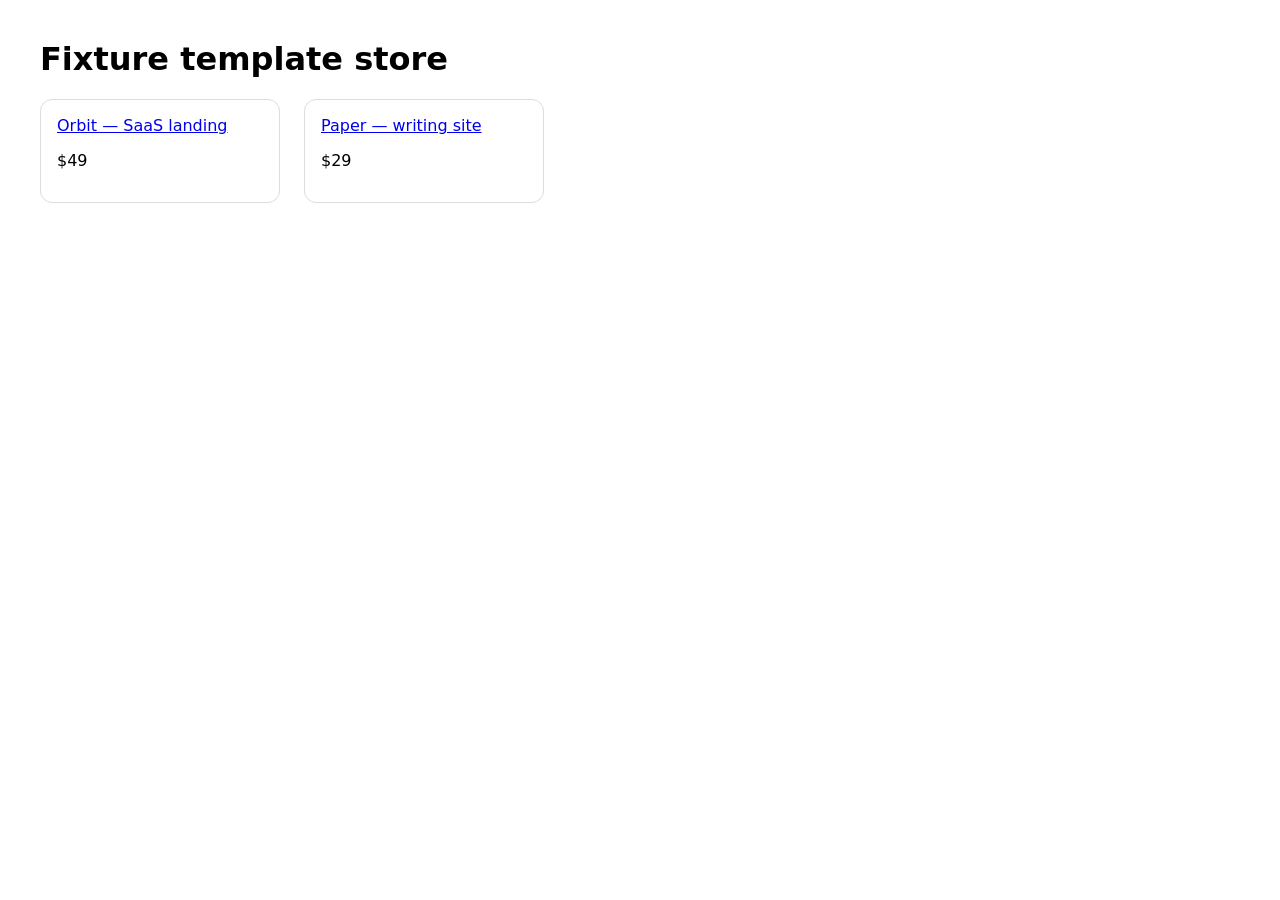
<file: plugins/codeandchill-ui/tests/fixture/store/index.html>
<!doctype html>
<html lang="en"><head><meta charset="utf-8"><title>Fixture Store</title>
<style>body{font:16px system-ui;margin:40px;background:#fff}.grid{display:grid;grid-template-columns:repeat(2,240px);gap:24px}.card{border:1px solid #ddd;border-radius:12px;padding:16px}</style></head>
<body>
  <h1>Fixture template store</h1>
  <div class="grid">
    <article class="card"><a href="products/orbit.html">Orbit — SaaS landing</a><p>$49</p></article>
    <article class="card"><a href="products/paper.html">Paper — writing site</a><p>$29</p></article>
  </div>
</body></html>
</file>
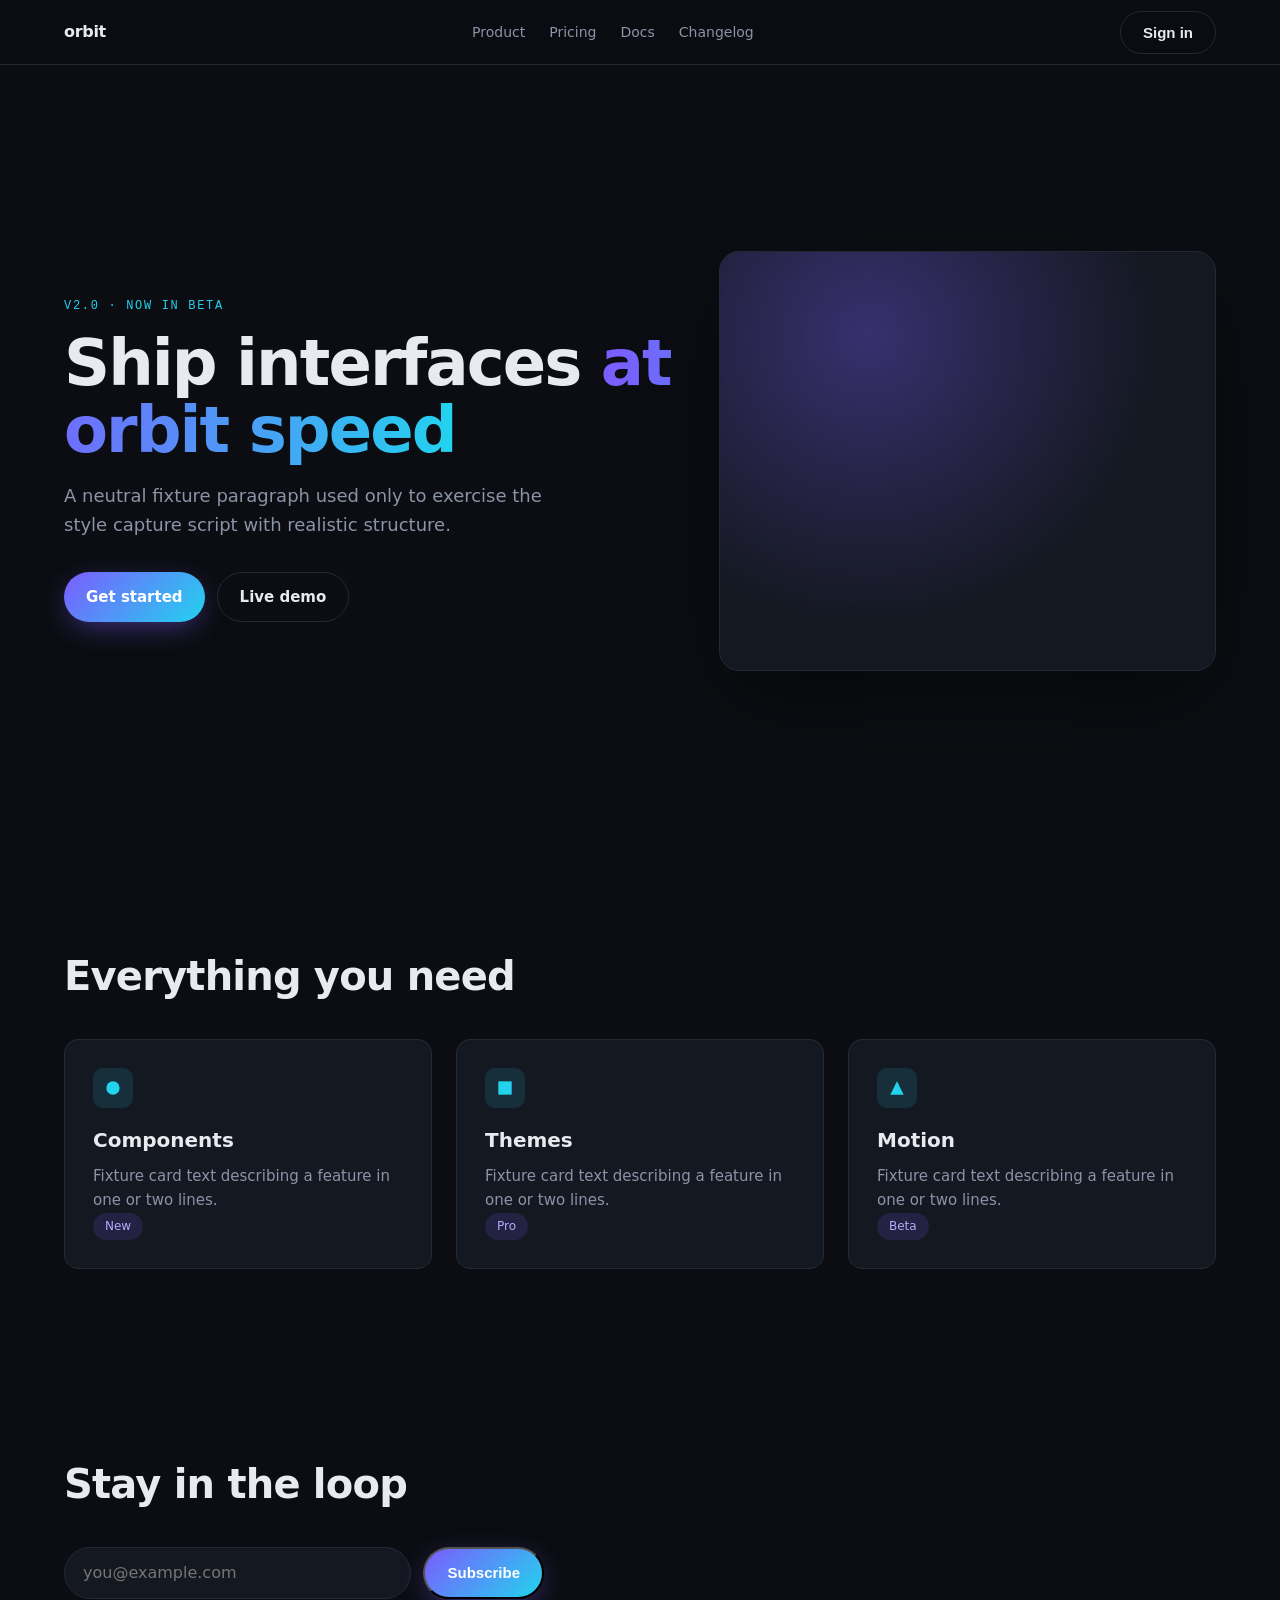
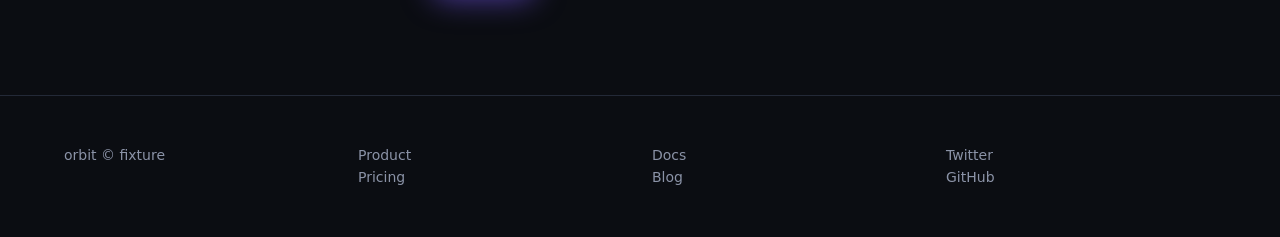
<file: plugins/codeandchill-ui/tests/fixture/reference.html>
<!doctype html>
<html lang="en">
<head>
<meta charset="utf-8">
<meta name="viewport" content="width=device-width, initial-scale=1">
<title>Fixture — Orbit (dark)</title>
<!-- Neutral test page for the capture/compare scripts. Not a reproduction of any real product. -->
<style>
  :root {
    --fx-bg: #0b0d12;
    --fx-surface: #141821;
    --fx-text: #e8eaf0;
    --fx-muted: #8b93a7;
    --fx-border: #232937;
    --fx-accent: #7c5cff;
    --fx-accent-2: #22d3ee;
    --fx-radius: 14px;
    --fx-font: "Space Grotesk", ui-sans-serif, system-ui, sans-serif;
    --fx-mono: "JetBrains Mono", ui-monospace, monospace;
  }
  * { box-sizing: border-box; margin: 0; }
  body { background: var(--fx-bg); color: var(--fx-text); font: 16px/1.6 var(--fx-font); }
  .wrap { max-width: 1200px; margin: 0 auto; padding: 0 24px; }
  header { position: sticky; top: 0; z-index: 10; background: rgba(11, 13, 18, .7); backdrop-filter: blur(12px); border-bottom: 1px solid var(--fx-border); }
  header .wrap { display: flex; align-items: center; justify-content: space-between; height: 64px; gap: 24px; }
  header nav { display: flex; gap: 24px; }
  header nav a { color: var(--fx-muted); text-decoration: none; font-size: 14px; transition: color .2s ease; }
  header nav a:hover { color: var(--fx-text); }
  .logo { font-weight: 700; letter-spacing: -.02em; }
  .btn { display: inline-flex; align-items: center; gap: 8px; padding: 12px 22px; border-radius: 999px; font-weight: 600; font-size: 15px; text-decoration: none; transition: transform .2s cubic-bezier(.2,.8,.2,1), box-shadow .2s ease; }
  .btn-primary { background: linear-gradient(135deg, var(--fx-accent), var(--fx-accent-2)); color: #fff; box-shadow: 0 8px 30px -8px rgba(124, 92, 255, .6); }
  .btn-primary:hover { transform: translateY(-2px); box-shadow: 0 14px 40px -10px rgba(124, 92, 255, .8); }
  .btn-ghost { border: 1px solid var(--fx-border); color: var(--fx-text); background: transparent; }
  .btn-ghost:hover { background: var(--fx-surface); }
  .hero { min-height: 88vh; display: grid; grid-template-columns: 1.1fr .9fr; align-items: center; gap: 48px; padding: 96px 0; }
  .eyebrow { font: 500 12px/1 var(--fx-mono); text-transform: uppercase; letter-spacing: .14em; color: var(--fx-accent-2); }
  h1 { font-size: 64px; line-height: 1.05; letter-spacing: -.03em; font-weight: 700; margin: 18px 0; }
  h1 span { background: linear-gradient(90deg, var(--fx-accent), var(--fx-accent-2)); -webkit-background-clip: text; background-clip: text; color: transparent; }
  .lead { color: var(--fx-muted); font-size: 18px; max-width: 520px; margin-bottom: 32px; }
  .actions { display: flex; gap: 12px; }
  .mock { height: 420px; border-radius: 20px; background: radial-gradient(circle at 30% 20%, rgba(124,92,255,.35), transparent 60%), var(--fx-surface); border: 1px solid var(--fx-border); box-shadow: 0 30px 80px -20px rgba(0,0,0,.6); animation: float 6s ease-in-out infinite; }
  @keyframes float { 50% { transform: translateY(-10px); } }
  section { padding: 96px 0; }
  h2 { font-size: 40px; letter-spacing: -.02em; line-height: 1.15; margin-bottom: 40px; }
  .grid { display: grid; grid-template-columns: repeat(3, 1fr); gap: 24px; }
  .card { background: var(--fx-surface); border: 1px solid var(--fx-border); border-radius: var(--fx-radius); padding: 28px; transition: border-color .25s ease, transform .25s ease; }
  .card:hover { border-color: var(--fx-accent); transform: translateY(-4px); }
  .card h3 { font-size: 20px; margin: 16px 0 8px; }
  .card p { color: var(--fx-muted); font-size: 15px; }
  .pill { display: inline-block; padding: 4px 12px; border-radius: 999px; font-size: 12px; background: rgba(124, 92, 255, .15); color: #b9a8ff; }
  .icon { width: 40px; height: 40px; border-radius: 10px; background: rgba(34, 211, 238, .12); display: grid; place-items: center; }
  form { display: flex; gap: 12px; max-width: 480px; }
  input { flex: 1; background: var(--fx-surface); border: 1px solid var(--fx-border); border-radius: 999px; padding: 12px 18px; color: var(--fx-text); font: inherit; }
  footer { border-top: 1px solid var(--fx-border); padding: 48px 0; color: var(--fx-muted); font-size: 14px; }
  footer .cols { display: grid; grid-template-columns: repeat(4, 1fr); gap: 24px; }
  footer ul { list-style: none; padding: 0; }
  footer a { color: var(--fx-muted); text-decoration: none; }
  @media (max-width: 760px) {
    header nav { display: none; }
    .hero { grid-template-columns: 1fr; padding: 48px 0; }
    h1 { font-size: 40px; }
    .grid, footer .cols { grid-template-columns: 1fr; }
  }
</style>
</head>
<body>
  <header>
    <div class="wrap">
      <div class="logo">orbit</div>
      <nav><a href="#">Product</a><a href="#">Pricing</a><a href="#">Docs</a><a href="#">Changelog</a></nav>
      <button class="btn btn-ghost" aria-label="menu">Sign in</button>
    </div>
  </header>
  <main>
    <div class="wrap">
      <div class="hero">
        <div>
          <div class="eyebrow">v2.0 · now in beta</div>
          <h1>Ship interfaces <span>at orbit speed</span></h1>
          <p class="lead">A neutral fixture paragraph used only to exercise the style capture script with realistic structure.</p>
          <div class="actions"><a class="btn btn-primary" href="#">Get started</a><a class="btn btn-ghost" href="#">Live demo</a></div>
        </div>
        <div class="mock"></div>
      </div>
    </div>
    <section>
      <div class="wrap">
        <h2>Everything you need</h2>
        <div class="grid">
          <div class="card"><div class="icon"><svg width="20" height="20" viewBox="0 0 24 24"><circle cx="12" cy="12" r="8" fill="#22d3ee"/></svg></div><h3>Components</h3><p>Fixture card text describing a feature in one or two lines.</p><span class="pill">New</span></div>
          <div class="card"><div class="icon"><svg width="20" height="20" viewBox="0 0 24 24"><rect x="4" y="4" width="16" height="16" fill="#22d3ee"/></svg></div><h3>Themes</h3><p>Fixture card text describing a feature in one or two lines.</p><span class="pill">Pro</span></div>
          <div class="card"><div class="icon"><svg width="20" height="20" viewBox="0 0 24 24"><path d="M4 20 12 4l8 16z" fill="#22d3ee"/></svg></div><h3>Motion</h3><p>Fixture card text describing a feature in one or two lines.</p><span class="pill">Beta</span></div>
        </div>
      </div>
    </section>
    <section>
      <div class="wrap">
        <h2>Stay in the loop</h2>
        <form onsubmit="return false"><input placeholder="you@example.com"><button class="btn btn-primary" type="submit">Subscribe</button></form>
      </div>
    </section>
  </main>
  <footer>
    <div class="wrap cols">
      <div>orbit © fixture</div>
      <ul><li><a href="#">Product</a></li><li><a href="#">Pricing</a></li></ul>
      <ul><li><a href="#">Docs</a></li><li><a href="#">Blog</a></li></ul>
      <ul><li><a href="#">Twitter</a></li><li><a href="#">GitHub</a></li></ul>
    </div>
  </footer>
</body>
</html>
</file>
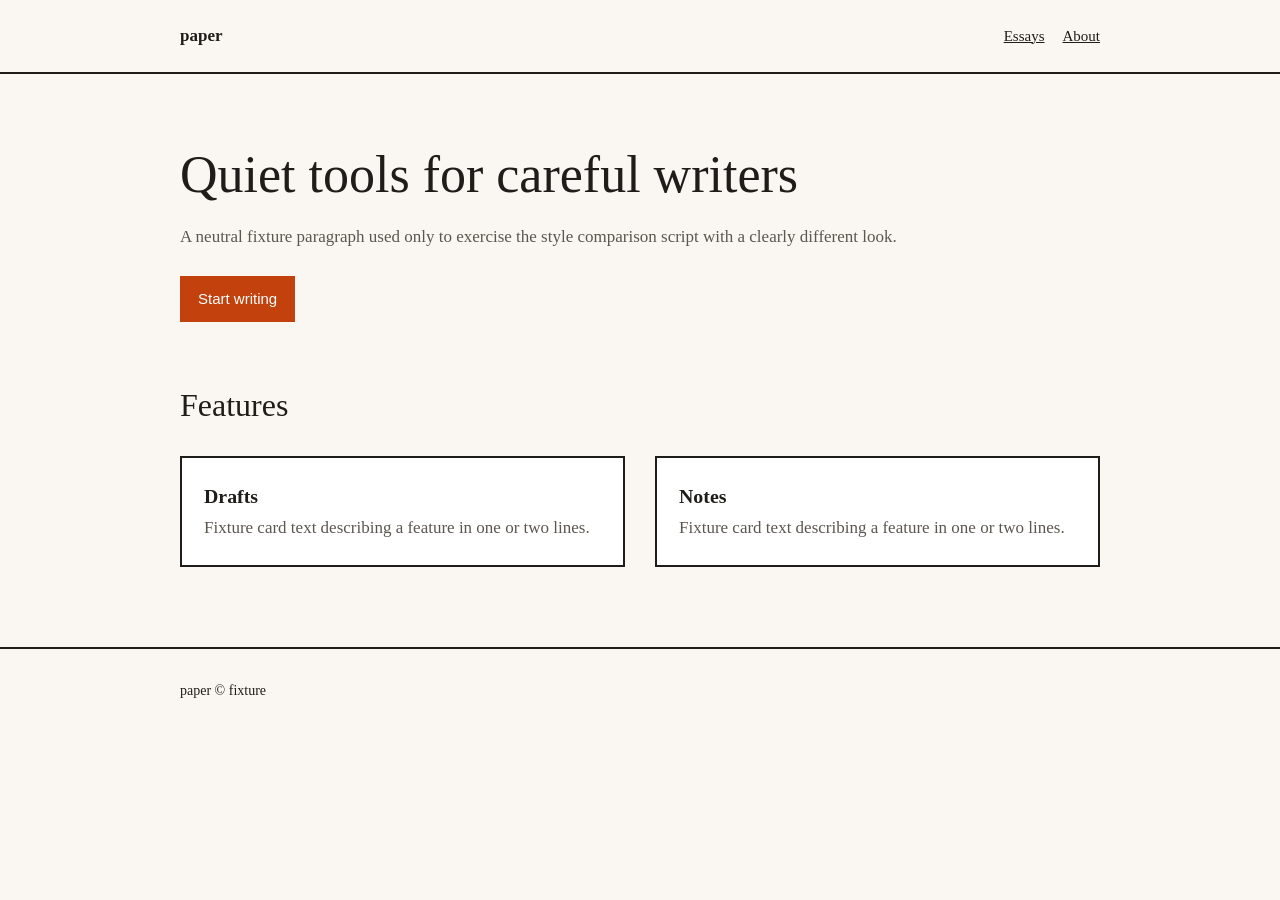
<file: plugins/codeandchill-ui/tests/fixture/variant.html>
<!doctype html>
<html lang="en">
<head>
<meta charset="utf-8">
<meta name="viewport" content="width=device-width, initial-scale=1">
<title>Fixture — Paper (light, flat)</title>
<!-- Deliberately different from reference.html: light, flat, serif headings, square corners, no motion. -->
<style>
  * { box-sizing: border-box; margin: 0; }
  body { background: #faf7f2; color: #1f1d1a; font: 17px/1.7 Georgia, "Times New Roman", serif; }
  .wrap { max-width: 960px; margin: 0 auto; padding: 0 20px; }
  header { border-bottom: 2px solid #1f1d1a; }
  header .wrap { display: flex; justify-content: space-between; align-items: center; height: 72px; }
  header a { color: #1f1d1a; margin-left: 18px; font-size: 15px; }
  h1 { font-size: 52px; line-height: 1.1; font-weight: 400; margin: 72px 0 20px; }
  h2 { font-size: 32px; font-weight: 400; margin: 56px 0 24px; }
  p { color: #5b564f; }
  .btn { display: inline-block; padding: 10px 18px; background: #c2410c; color: #fff; text-decoration: none; font-family: Arial, sans-serif; font-size: 15px; }
  .grid { display: grid; grid-template-columns: repeat(2, 1fr); gap: 30px; }
  .card { border: 2px solid #1f1d1a; padding: 22px; background: #fff; }
  footer { margin-top: 80px; padding: 30px 0; border-top: 2px solid #1f1d1a; font-size: 14px; }
</style>
</head>
<body>
  <header><div class="wrap"><strong>paper</strong><nav><a href="#">Essays</a><a href="#">About</a></nav></div></header>
  <main>
    <div class="wrap">
      <h1>Quiet tools for careful writers</h1>
      <p>A neutral fixture paragraph used only to exercise the style comparison script with a clearly different look.</p>
      <p style="margin-top:24px"><a class="btn" href="#">Start writing</a></p>
      <h2>Features</h2>
      <div class="grid">
        <div class="card"><h3>Drafts</h3><p>Fixture card text describing a feature in one or two lines.</p></div>
        <div class="card"><h3>Notes</h3><p>Fixture card text describing a feature in one or two lines.</p></div>
      </div>
    </div>
  </main>
  <footer><div class="wrap">paper © fixture</div></footer>
</body>
</html>
</file>
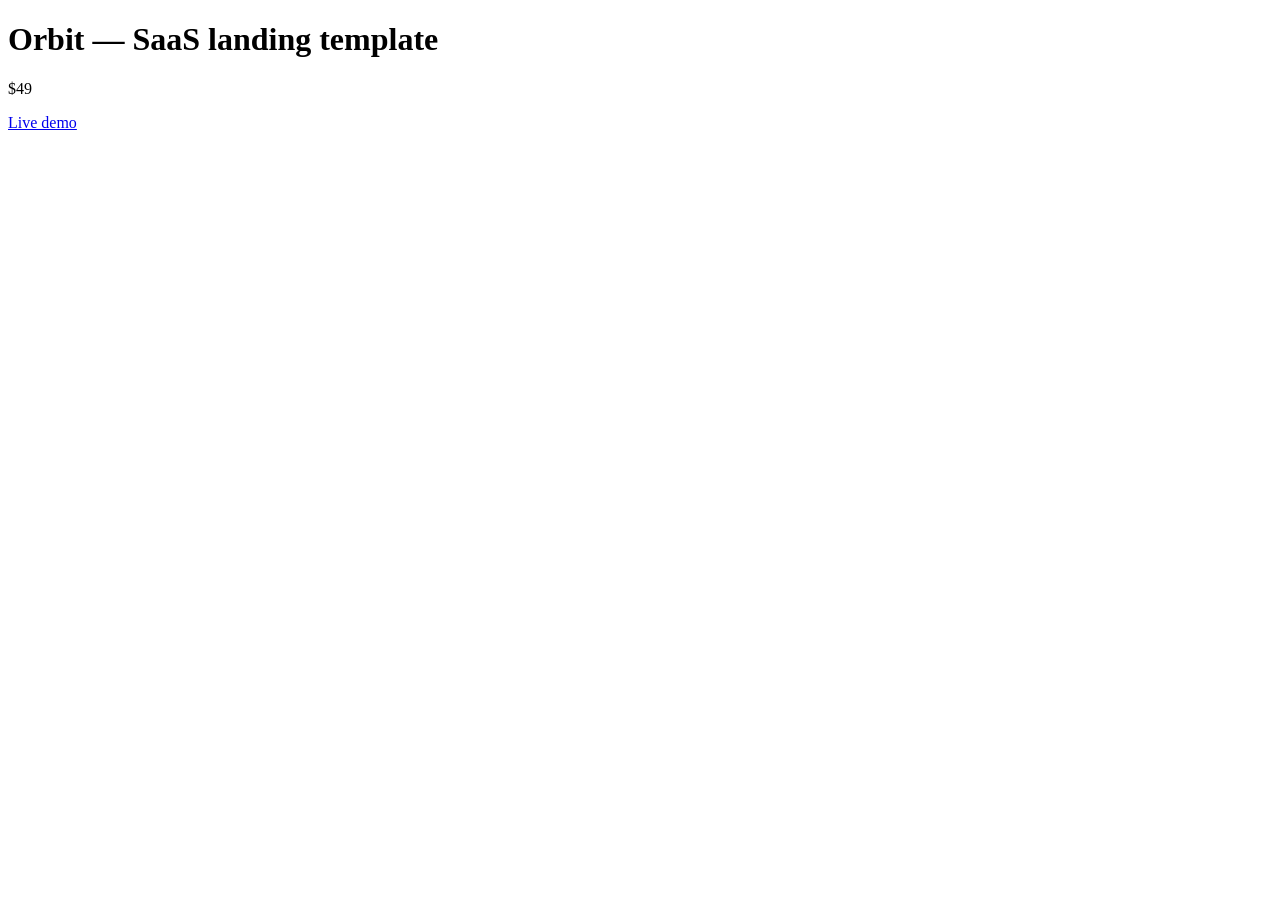
<file: plugins/codeandchill-ui/tests/fixture/store/products/orbit.html>
<!doctype html>
<html lang="en"><head><meta charset="utf-8"><title>Orbit — Fixture Store</title></head>
<body><h1>Orbit — SaaS landing template</h1><p>$49</p><a href="../../reference.html">Live demo</a></body></html>
</file>
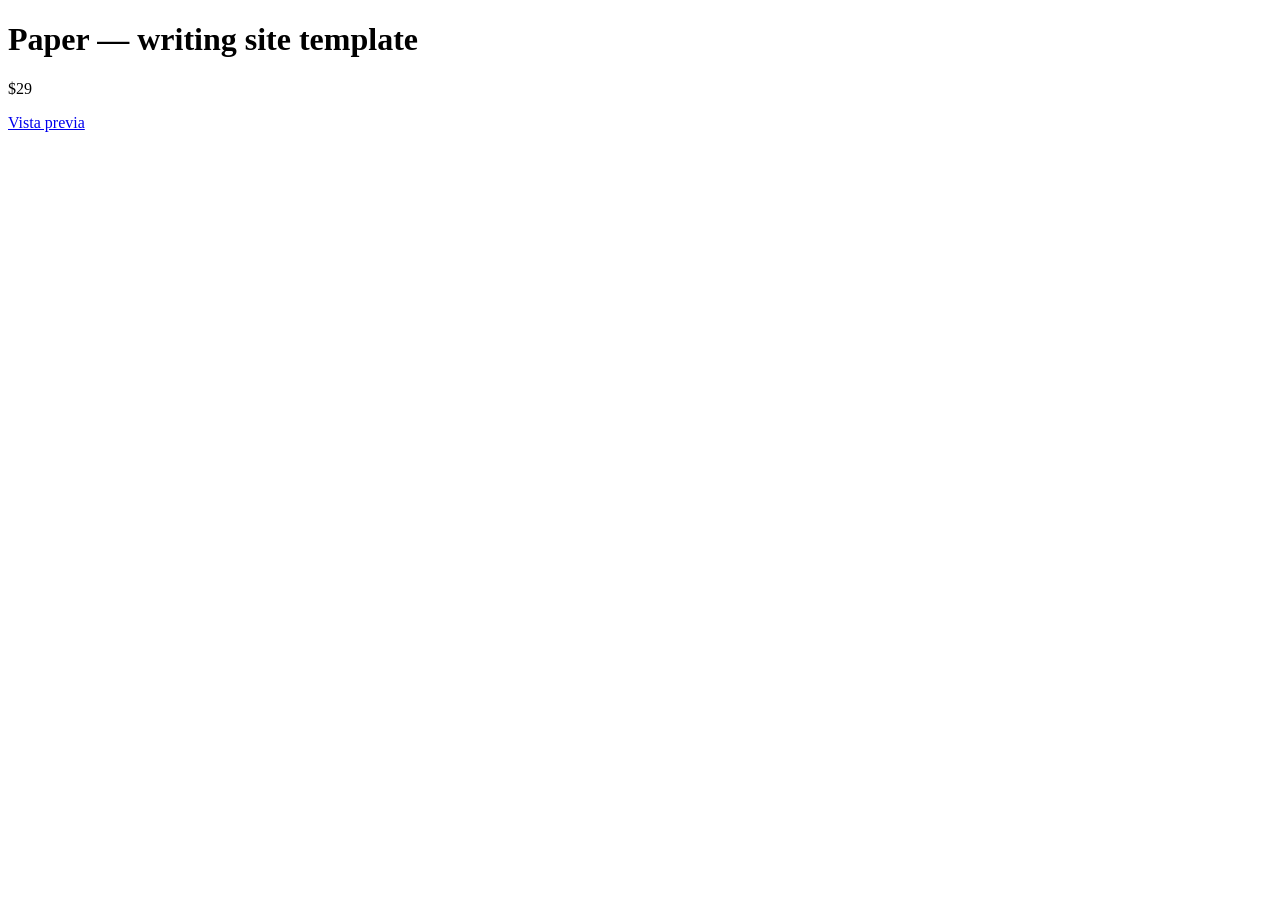
<file: plugins/codeandchill-ui/tests/fixture/store/products/paper.html>
<!doctype html>
<html lang="en"><head><meta charset="utf-8"><title>Paper — Fixture Store</title></head>
<body><h1>Paper — writing site template</h1><p>$29</p><a href="../../variant.html">Vista previa</a></body></html>
</file>
